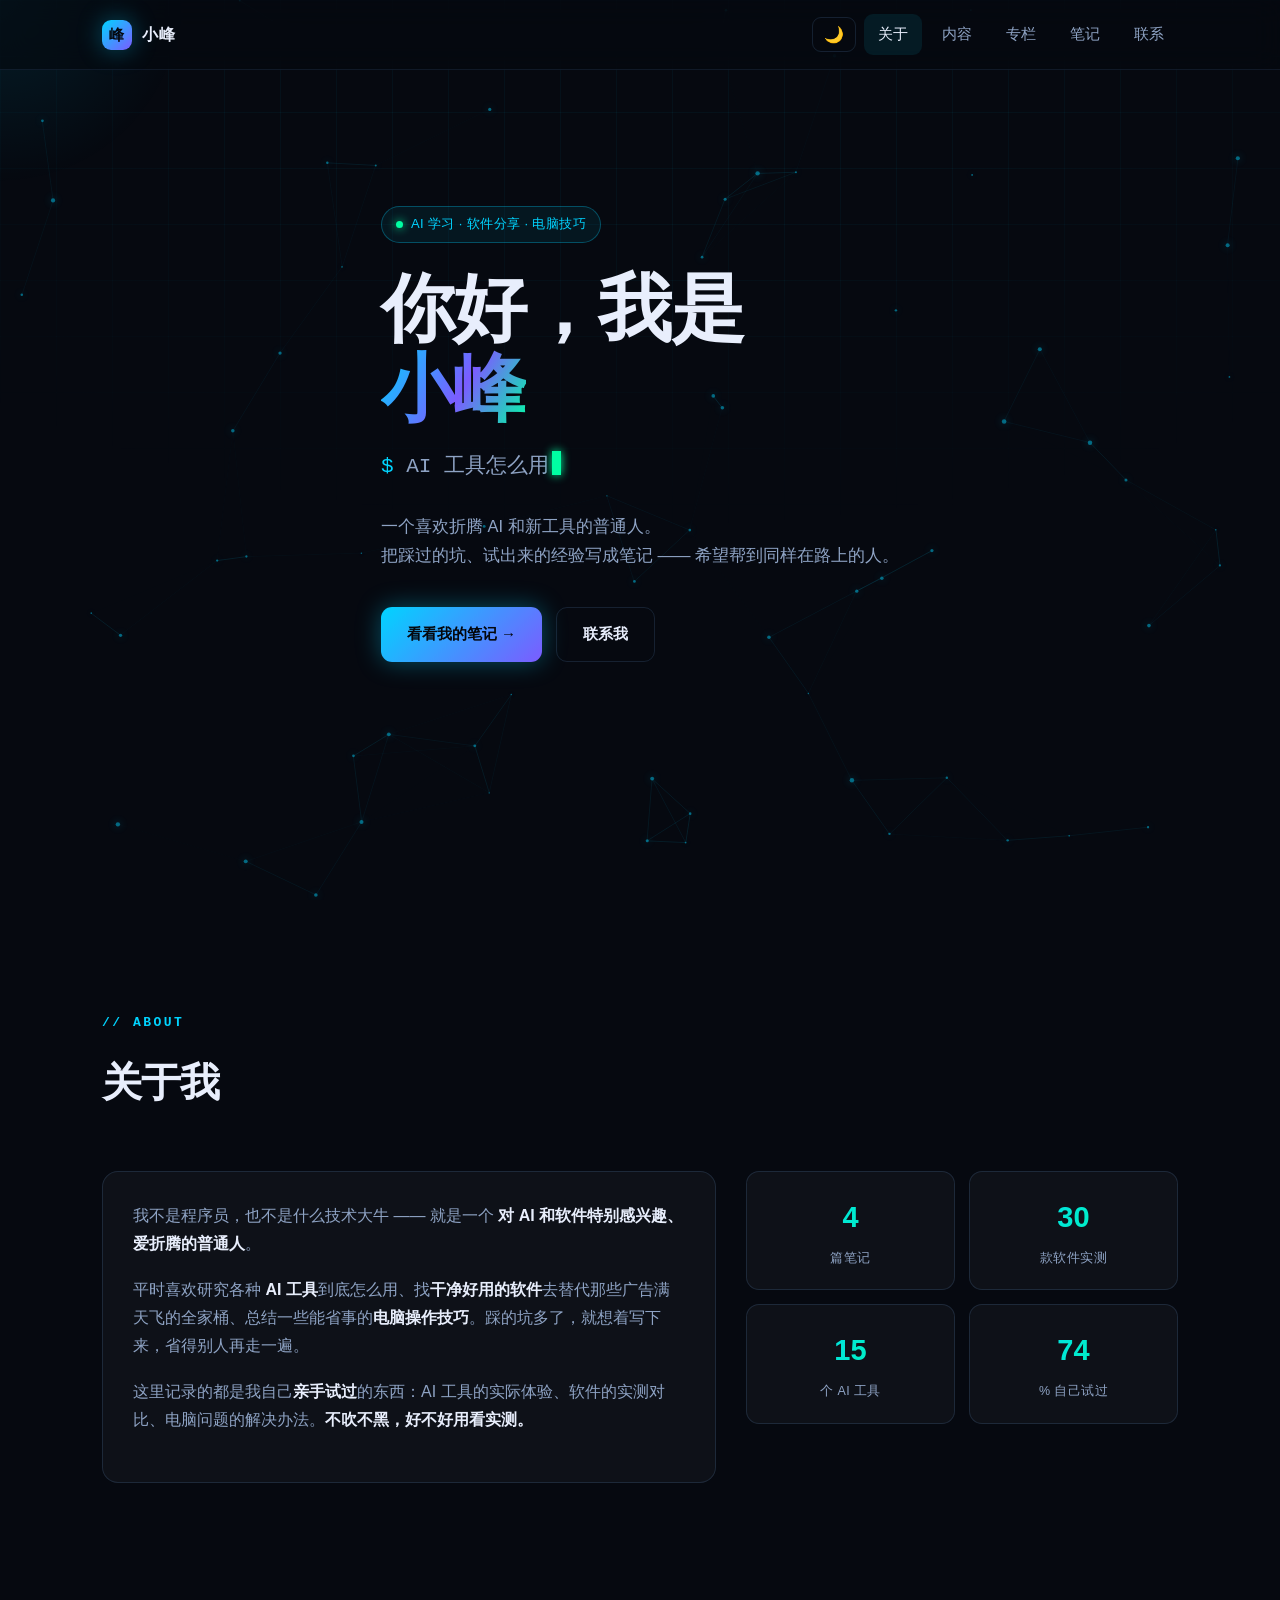
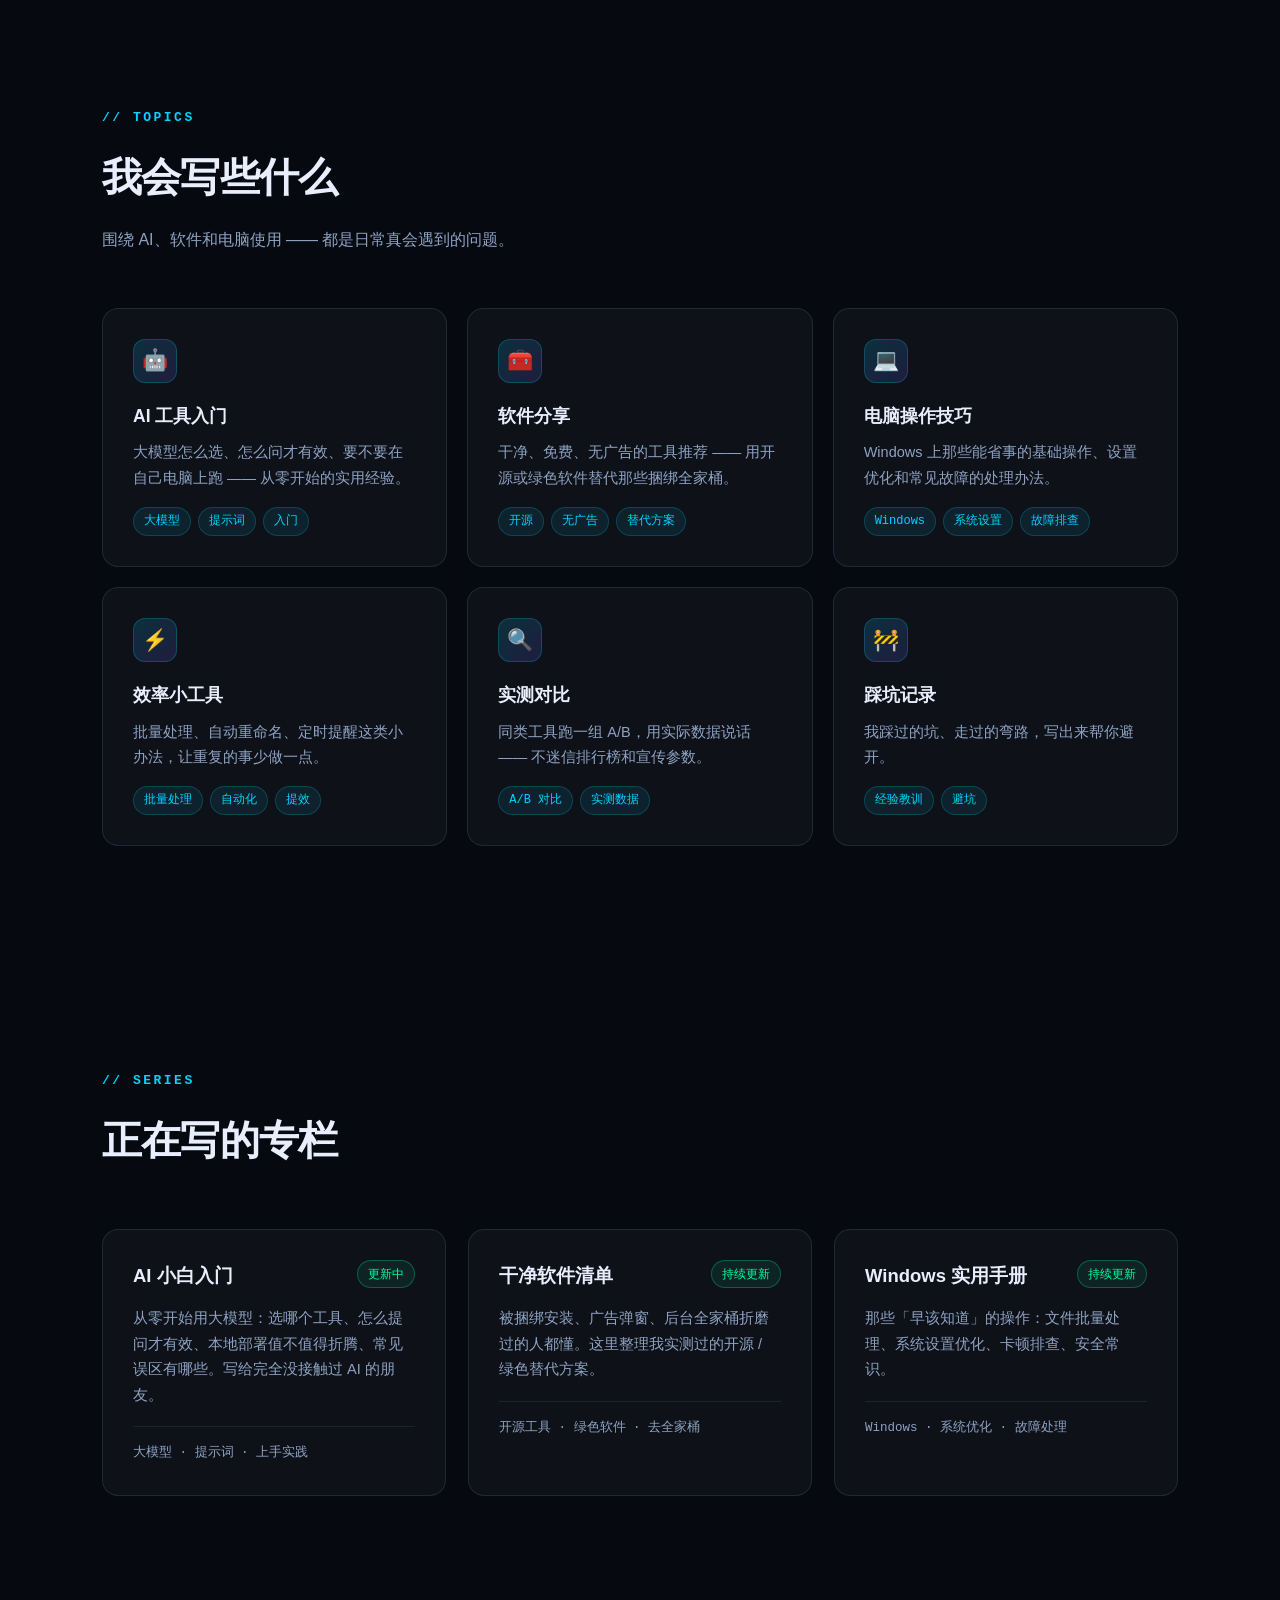
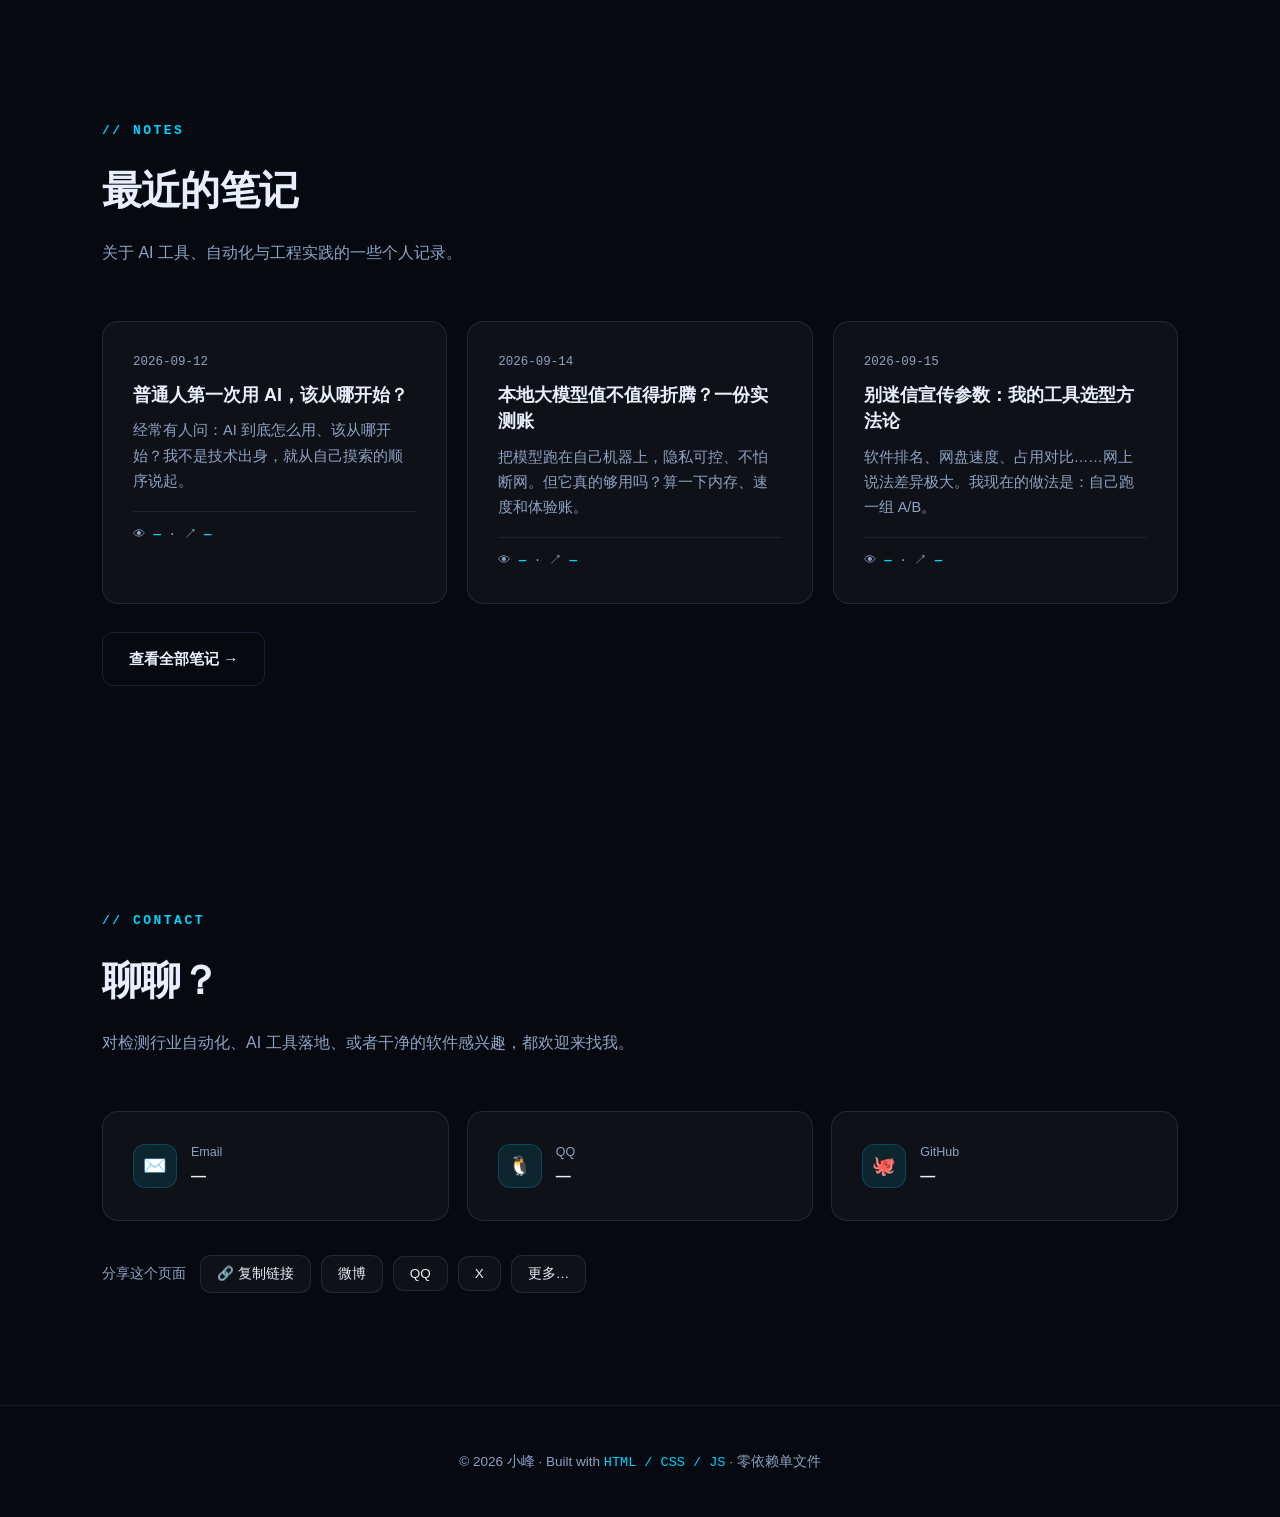
<file: index.html>
<!doctype html>
<html lang="zh-CN">
<head>
<meta charset="utf-8">
<meta name="viewport" content="width=device-width, initial-scale=1">
<!-- ============================================================
     修改第 1 处：浏览器标签标题 + 搜索描述
     ============================================================ -->
<title>小峰 · AI 学习与软件分享</title>
<meta name="description" content="记录 AI 工具学习、干净软件分享和电脑实用技巧 —— 都是自己试过的">
<meta name="theme-color" content="#060910">
<meta property="og:type" content="website">
<meta property="og:title" content="小峰 · AI 学习与软件分享">
<meta property="og:description" content="AI 工具学习 · 干净软件分享 · 电脑实用技巧">
<meta name="twitter:card" content="summary_large_image">
<meta property="og:image" content="https://zzzsf777.pages.dev/og-image.png">
<meta property="og:image:width" content="1200">
<meta property="og:image:height" content="630">
<meta property="og:image:alt" content="小峰 · 个人主页">
<meta property="og:url" content="https://zzzsf777.pages.dev/">
<meta property="og:site_name" content="小峰 · 个人主页">
<meta name="twitter:image" content="https://zzzsf777.pages.dev/og-image.png">
<link rel="canonical" href="https://zzzsf777.pages.dev/">
<link rel="icon" href="data:image/svg+xml,<svg xmlns='http://www.w3.org/2000/svg' viewBox='0 0 100 100'><defs><linearGradient id='g' x1='0' y1='0' x2='1' y2='1'><stop offset='0' stop-color='%2300d4ff'/><stop offset='1' stop-color='%237b5cff'/></linearGradient></defs><rect width='100' height='100' rx='22' fill='url(%23g)'/><text x='50' y='73' font-size='64' font-family='Arial,sans-serif' font-weight='bold' text-anchor='middle' fill='%230a0e1a'>F</text></svg>">

<style>
/* ============================================================
   配色：改这里可以一键换主题色
   ============================================================ */
:root{
  --bg:#060910;
  --bg-soft:#0b1120;
  --card:rgba(255,255,255,.035);
  --card-brd:rgba(120,180,255,.14);
  --txt:#e8eefc;
  --txt-dim:#8ea3c4;
  --c1:#00d4ff;      /* 主色：青蓝 */
  --c2:#7b5cff;      /* 副色：紫 */
  --c3:#00ffa3;      /* 点缀：荧光绿 */
  --glow:0 0 24px rgba(0,212,255,.35);
  --radius:16px;
}
*{margin:0;padding:0;box-sizing:border-box}
html{scroll-behavior:smooth}
body{
  background:var(--bg);color:var(--txt);
  font-family:-apple-system,BlinkMacSystemFont,"Segoe UI","Microsoft YaHei","PingFang SC",sans-serif;
  line-height:1.75;overflow-x:hidden;position:relative;
}
canvas#bg{position:fixed;inset:0;z-index:0;opacity:.75}
.grid-overlay{
  position:fixed;inset:0;z-index:0;pointer-events:none;
  background-image:linear-gradient(rgba(0,212,255,.045) 1px,transparent 1px),
                   linear-gradient(90deg,rgba(0,212,255,.045) 1px,transparent 1px);
  background-size:56px 56px;
  mask-image:radial-gradient(ellipse 80% 60% at 50% 0%,#000 40%,transparent 100%);
  -webkit-mask-image:radial-gradient(ellipse 80% 60% at 50% 0%,#000 40%,transparent 100%);
}
.cursor-glow{
  position:fixed;width:420px;height:420px;border-radius:50%;pointer-events:none;z-index:1;
  background:radial-gradient(circle,rgba(0,212,255,.10),transparent 62%);
  transform:translate(-50%,-50%);transition:opacity .4s;
}
/* 顶部滚动进度条 */
.progress{position:fixed;top:0;left:0;height:2px;z-index:99;
  background:linear-gradient(90deg,var(--c1),var(--c2));width:0;
  box-shadow:0 0 12px rgba(0,212,255,.7)}
/* 导航 */
header{position:fixed;top:0;left:0;right:0;z-index:50;
  backdrop-filter:blur(14px);-webkit-backdrop-filter:blur(14px);
  background:rgba(6,9,16,.62);border-bottom:1px solid rgba(120,180,255,.10)}
nav{max-width:1120px;margin:0 auto;padding:14px 22px;display:flex;align-items:center;justify-content:space-between}
.logo{display:flex;align-items:center;gap:10px;font-weight:700;letter-spacing:.5px}
.logo .mark{width:30px;height:30px;border-radius:9px;display:grid;place-items:center;
  background:linear-gradient(135deg,var(--c1),var(--c2));color:#04070d;font-weight:900;font-size:15px;
  box-shadow:var(--glow)}
.nav-links{display:flex;gap:6px}
.nav-links a{color:var(--txt-dim);text-decoration:none;font-size:14.5px;padding:8px 14px;border-radius:9px;
  transition:.25s;position:relative}
.nav-links a:hover,.nav-links a.active{color:var(--txt);background:rgba(0,212,255,.09)}
.wrap{max-width:1120px;margin:0 auto;padding:0 22px;position:relative;z-index:2}
section{padding:112px 0;position:relative}
/* Hero */
.hero{min-height:100vh;display:flex;align-items:center;padding-top:80px}
.badge{display:inline-flex;align-items:center;gap:8px;font-size:13px;color:var(--c1);
  border:1px solid rgba(0,212,255,.30);background:rgba(0,212,255,.07);
  padding:6px 14px;border-radius:999px;margin-bottom:26px;letter-spacing:.4px}
.badge .dot{width:7px;height:7px;border-radius:50%;background:var(--c3);
  box-shadow:0 0 10px var(--c3);animation:pulse 2s infinite}
@keyframes pulse{0%,100%{opacity:1}50%{opacity:.35}}
h1{font-size:clamp(42px,7vw,74px);line-height:1.08;font-weight:800;letter-spacing:-1.5px}
h1 .grad{background:linear-gradient(120deg,var(--c1),var(--c2) 55%,var(--c3));
  -webkit-background-clip:text;background-clip:text;-webkit-text-fill-color:transparent}
.typed-line{margin-top:20px;font-size:clamp(16px,2.4vw,21px);color:var(--txt-dim);
  font-family:ui-monospace,SFMono-Regular,Menlo,Consolas,monospace;min-height:34px}
.typed-line .prompt{color:var(--c1)}
.caret{display:inline-block;width:9px;height:1.15em;background:var(--c3);vertical-align:-3px;
  margin-left:3px;animation:blink 1s steps(1) infinite;box-shadow:0 0 10px var(--c3)}
@keyframes blink{50%{opacity:0}}
.hero p.lead{margin-top:26px;max-width:620px;color:var(--txt-dim);font-size:16.5px}
.cta{margin-top:38px;display:flex;gap:14px;flex-wrap:wrap}
.btn{padding:13px 26px;border-radius:11px;text-decoration:none;font-size:15px;font-weight:600;
  transition:.28s;display:inline-flex;align-items:center;gap:9px;cursor:pointer;border:none;font-family:inherit}
.btn-primary{background:linear-gradient(135deg,var(--c1),var(--c2));color:#04070d;box-shadow:var(--glow)}
.btn-primary:hover{transform:translateY(-3px);box-shadow:0 0 34px rgba(0,212,255,.55)}
.btn-ghost{background:transparent;color:var(--txt);border:1px solid var(--card-brd)}
.btn-ghost:hover{border-color:var(--c1);color:var(--c1);transform:translateY(-3px)}
/* 通用标题 */
.sec-head{margin-bottom:54px}
.sec-tag{font-size:13px;letter-spacing:2.5px;color:var(--c1);text-transform:uppercase;font-weight:700;
  font-family:ui-monospace,monospace}
h2{font-size:clamp(28px,4.2vw,40px);font-weight:800;margin-top:12px;letter-spacing:-.8px}
.sec-head p{color:var(--txt-dim);margin-top:14px;max-width:600px}
/* 卡片通用 */
.card{background:var(--card);border:1px solid var(--card-brd);border-radius:var(--radius);
  padding:30px;transition:.35s;position:relative;overflow:hidden}
.card::before{content:"";position:absolute;inset:0;border-radius:inherit;opacity:0;transition:.35s;
  background:radial-gradient(340px circle at var(--mx,50%) var(--my,50%),rgba(0,212,255,.11),transparent 62%)}
.card:hover::before{opacity:1}
.card:hover{border-color:rgba(0,212,255,.42);transform:translateY(-5px)}
/* 关于 */
.about-grid{display:grid;grid-template-columns:1.35fr .95fr;gap:30px;align-items:start}
.about-text p{color:var(--txt-dim);margin-bottom:18px}
.about-text strong{color:var(--txt);font-weight:600}
.stats{display:grid;grid-template-columns:1fr 1fr;gap:14px}
.stat{background:var(--card);border:1px solid var(--card-brd);border-radius:13px;padding:20px;text-align:center}
.stat .num{font-size:29px;font-weight:800;
  background:linear-gradient(120deg,var(--c1),var(--c3));-webkit-background-clip:text;background-clip:text;
  -webkit-text-fill-color:transparent}
.stat .lab{font-size:12.5px;color:var(--txt-dim);margin-top:5px;letter-spacing:.4px}
/* 技能网格 */
.skills{display:grid;grid-template-columns:repeat(auto-fit,minmax(255px,1fr));gap:20px}
.skill .ico{width:44px;height:44px;border-radius:12px;display:grid;place-items:center;margin-bottom:18px;
  background:linear-gradient(135deg,rgba(0,212,255,.16),rgba(123,92,255,.16));
  border:1px solid rgba(0,212,255,.22);font-size:21px}
.skill h3{font-size:17.5px;margin-bottom:9px;font-weight:700}
.skill p{color:var(--txt-dim);font-size:14.5px}
.tags{margin-top:16px;display:flex;gap:7px;flex-wrap:wrap}
.tag{font-size:12px;color:var(--c1);background:rgba(0,212,255,.09);border:1px solid rgba(0,212,255,.20);
  padding:3px 10px;border-radius:999px;font-family:ui-monospace,monospace}
/* 项目 */
.projects{display:grid;grid-template-columns:repeat(auto-fit,minmax(300px,1fr));gap:22px}
.proj .head{display:flex;justify-content:space-between;align-items:start;gap:12px;margin-bottom:14px}
.proj h3{font-size:18.5px;font-weight:700}
.proj .status{font-size:11.5px;color:var(--c3);border:1px solid rgba(0,255,163,.28);
  background:rgba(0,255,163,.08);padding:3px 10px;border-radius:999px;white-space:nowrap}
.proj p{color:var(--txt-dim);font-size:14.5px}
.proj .stack{margin-top:18px;padding-top:16px;border-top:1px solid rgba(120,180,255,.11);
  font-size:12.5px;color:var(--txt-dim);font-family:ui-monospace,monospace}
/* 联系 */
.contact-grid{display:grid;grid-template-columns:repeat(auto-fit,minmax(230px,1fr));gap:18px;margin-top:34px}
.contact-item{display:flex;align-items:center;gap:14px;text-decoration:none;color:inherit}
.contact-item .ci{width:44px;height:44px;border-radius:12px;display:grid;place-items:center;font-size:19px;
  background:rgba(0,212,255,.10);border:1px solid rgba(0,212,255,.20)}
.contact-item .cl{font-size:12.5px;color:var(--txt-dim)}
.contact-item .cv{font-size:15px;font-weight:600}
/* 页脚 */
footer{border-top:1px solid rgba(120,180,255,.10);padding:44px 0;text-align:center;
  color:var(--txt-dim);font-size:13.5px;position:relative;z-index:2}
footer .mono{font-family:ui-monospace,monospace;color:var(--c1)}
/* 滚动出现 */
.reveal{opacity:0;transform:translateY(34px);transition:opacity .8s cubic-bezier(.16,1,.3,1),transform .8s cubic-bezier(.16,1,.3,1)}
.reveal.in{opacity:1;transform:none}
/* 响应式 */
/* 移动端汉堡菜单 */
.nav-toggle{display:none;background:none;border:1px solid var(--card-brd);border-radius:9px;
  padding:8px 10px;cursor:pointer;flex-direction:column;gap:4px;align-items:center;
  transition:border-color .25s}
.nav-toggle span{display:block;width:18px;height:2px;background:var(--txt);border-radius:2px;
  transition:transform .25s,opacity .25s}
.nav-toggle.open{border-color:var(--c1)}
.nav-toggle.open span:nth-child(1){transform:translateY(6px) rotate(45deg)}
.nav-toggle.open span:nth-child(2){opacity:0}
.nav-toggle.open span:nth-child(3){transform:translateY(-6px) rotate(-45deg)}
@media(max-width:860px){
  .about-grid{grid-template-columns:1fr}
  .nav-toggle{display:flex}
  .nav-links{position:fixed;top:58px;left:0;right:0;flex-direction:column;gap:2px;
    background:rgba(6,9,16,.97);backdrop-filter:blur(16px);-webkit-backdrop-filter:blur(16px);
    border-bottom:1px solid var(--card-brd);padding:12px 18px 18px;
    transform:translateY(-14px);opacity:0;pointer-events:none;transition:.28s}
  .nav-links.open{transform:none;opacity:1;pointer-events:auto}
  .nav-links a{padding:13px 14px;font-size:15.5px}
  section{padding:82px 0}
  .cursor-glow{display:none}
}

/* ==================== 批1 新增样式 ==================== */
/* 首屏加载动画 */
.loader{position:fixed;inset:0;z-index:999;background:var(--bg);display:grid;place-items:center;
  transition:opacity .6s ease,visibility .6s;
  animation:loaderAutoOut .6s ease 1.4s forwards}
@keyframes loaderAutoOut{to{opacity:0;visibility:hidden;pointer-events:none}}
.loader.hide{opacity:0;visibility:hidden;pointer-events:none}
.loader-inner{text-align:center}
.loader-mark{width:74px;height:74px;margin:0 auto 20px;border-radius:20px;display:grid;place-items:center;
  font-size:36px;font-weight:900;color:#04070d;letter-spacing:-1px;
  background:linear-gradient(135deg,var(--c1),var(--c2));box-shadow:0 0 44px rgba(0,212,255,.45);
  animation:loaderPulse 1.4s ease-in-out infinite}
@keyframes loaderPulse{0%,100%{transform:scale(1);opacity:1}50%{transform:scale(.93);opacity:.75}}
.loader-bar{width:170px;height:3px;background:rgba(120,180,255,.16);border-radius:3px;overflow:hidden;margin:0 auto}
.loader-bar span{display:block;height:100%;width:0;
  background:linear-gradient(90deg,var(--c1),var(--c2),var(--c3));animation:loaderFill 1.1s ease-out forwards}
@keyframes loaderFill{to{width:100%}}
.loader-tip{margin-top:14px;font-size:11.5px;letter-spacing:3.5px;color:var(--txt-dim);
  font-family:ui-monospace,monospace}

/* 回到顶部 */
.to-top{position:fixed;right:26px;bottom:26px;width:48px;height:48px;border-radius:14px;border:none;
  background:linear-gradient(135deg,var(--c1),var(--c2));color:#04070d;font-size:21px;font-weight:800;
  cursor:pointer;opacity:0;pointer-events:none;transform:translateY(16px);transition:.32s;
  z-index:45;box-shadow:var(--glow)}
.to-top.show{opacity:1;pointer-events:auto;transform:none}
.to-top:hover{transform:translateY(-3px)}

/* 主题切换 */
.theme-toggle{background:none;border:1px solid var(--card-brd);border-radius:9px;padding:7px 11px;
  font-size:16px;cursor:pointer;color:var(--txt);transition:.25s;margin-left:auto;margin-right:8px}
.theme-toggle:hover{border-color:var(--c1)}

/* 分享按钮组 */
.share-row{margin-top:34px;display:flex;align-items:center;gap:10px;flex-wrap:wrap}
.share-label{font-size:13.5px;color:var(--txt-dim);margin-right:4px}
.share-btn{background:var(--card);border:1px solid var(--card-brd);color:var(--txt);
  padding:9px 16px;border-radius:11px;font-size:13.5px;cursor:pointer;transition:.25s;font-family:inherit}
.share-btn:hover{border-color:var(--c1);color:var(--c1);transform:translateY(-2px)}


/* ==================== 笔记区（批3） ==================== */
.notes-grid{display:grid;grid-template-columns:repeat(auto-fit,minmax(300px,1fr));gap:20px}
.card.note{display:block;text-decoration:none;color:inherit}
.note-date{font-size:12.5px;color:var(--txt-dim);font-family:ui-monospace,monospace;margin-bottom:9px}
.card.note h3{font-size:18px;margin-bottom:10px;line-height:1.45}
.card.note:hover h3{color:var(--c1)}
.card.note p{color:var(--txt-dim);font-size:14.5px;margin:0}
.note-foot{margin-top:16px;padding-top:13px;border-top:1px solid rgba(120,180,255,.11);
  font-size:12.5px;color:var(--txt-dim);font-family:ui-monospace,monospace}
.note-foot b{color:var(--c1);font-weight:700}
.notes-more{margin-top:28px}

/* 浅色主题 */
body.light{
  --bg:#f4f7fc; --bg-soft:#e9eff8; --card:rgba(10,40,80,.035); --card-brd:rgba(20,90,180,.16);
  --txt:#0b1523; --txt-dim:#5b6b83;
  --c1:#0a7fd4; --c2:#5b3fd6; --c3:#00a878;
  --glow:0 0 22px rgba(10,127,212,.22);
}
body.light .grid-overlay{opacity:.55}
body.light .cursor-glow{background:radial-gradient(circle,rgba(10,127,212,.09),transparent 62%)}
body.light header{background:rgba(244,247,252,.82)}
body.light .loader-mark{color:#fff}
body.light .to-top,body.light .btn-primary{color:#fff}
body.light .logo .mark{color:#fff}
body.light .nav-links{background:rgba(244,247,252,.97)}
@media(max-width:860px){
  .to-top{right:16px;bottom:16px;width:44px;height:44px}
  .theme-toggle{margin-right:6px}
}
</style>
<script type="application/ld+json">
{
  "@context": "https://schema.org",
  "@type": "Person",
  "name": "小峰",
  "alternateName": "zzzsf777",
  "url": "https://zzzsf777.pages.dev/",
  "image": "https://zzzsf777.pages.dev/og-image.png",
  "description": "记录 AI 工具学习、干净软件分享与电脑实用技巧的个人站点。",
  "knowsAbout": ["AI 工具", "大模型应用", "软件推荐", "Windows 技巧", "效率工具"],
  "sameAs": ["https://github.com/zzzsf777"]
}
</script>
</head>
<body>

<canvas id="bg"></canvas>
<div class="grid-overlay"></div>
<div class="cursor-glow" id="glow"></div>
<div class="progress" id="prog"></div>

<!-- ============================================================
     导航：改文字 = 改下面的标签名
     ============================================================ -->
<header>
  <nav>
    <div class="logo"><span class="mark">峰</span><span>小峰</span></div>
    <button class="theme-toggle" id="themeToggle" aria-label="切换深浅主题" title="切换深浅主题">🌙</button>
    <button class="nav-toggle" id="navToggle" aria-label="打开菜单" aria-expanded="false">
      <span></span><span></span><span></span>
    </button>
    <div class="nav-links" id="navLinks">
      <a href="#about">关于</a>
      <a href="#topics">内容</a>
      <a href="#series">专栏</a>
      <a href="#notes">笔记</a>
      <a href="#contact">联系</a>
    </div>
  </nav>
</header>

<!-- ============================================================
     Hero 首屏
     ============================================================ -->
<section class="hero">
  <div class="wrap">
    <div class="badge"><span class="dot"></span>AI 学习 · 软件分享 · 电脑技巧</div>
    <h1>你好，我是<br><span class="grad">小峰</span></h1>

    <!-- 打字机：改下面的数组 = 改轮播的文字 -->
    <div class="typed-line"><span class="prompt">$</span> <span id="typed"></span><span class="caret"></span></div>

    <p class="lead">
      一个喜欢折腾 AI 和新工具的普通人。<br>
      把踩过的坑、试出来的经验写成笔记 —— 希望帮到同样在路上的人。
    </p>

    <div class="cta">
      <a class="btn btn-primary" href="#notes">看看我的笔记 →</a>
      <a class="btn btn-ghost" href="#contact">联系我</a>
    </div>
  </div>
</section>

<!-- ============================================================
     关于
     ============================================================ -->
<section id="about">
  <div class="wrap">
    <div class="sec-head reveal">
      <div class="sec-tag">// About</div>
      <h2>关于我</h2>
    </div>
    <div class="about-grid">
      <div class="about-text card reveal">
        <p>我不是程序员，也不是什么技术大牛 —— 就是一个 <strong>对 AI 和软件特别感兴趣、爱折腾的普通人</strong>。</p>
        <p>平时喜欢研究各种 <strong>AI 工具</strong>到底怎么用、找<strong>干净好用的软件</strong>去替代那些广告满天飞的全家桶、总结一些能省事的<strong>电脑操作技巧</strong>。踩的坑多了，就想着写下来，省得别人再走一遍。</p>
        <p>这里记录的都是我自己<strong>亲手试过</strong>的东西：AI 工具的实际体验、软件的实测对比、电脑问题的解决办法。<strong>不吹不黑，好不好用看实测。</strong></p>
      </div>
      <div class="stats reveal">
        <div class="stat"><div class="num" data-count="4">0</div><div class="lab">篇笔记</div></div>
        <div class="stat"><div class="num" data-count="30">0</div><div class="lab">款软件实测</div></div>
        <div class="stat"><div class="num" data-count="15">0</div><div class="lab">个 AI 工具</div></div>
        <div class="stat"><div class="num" data-count="100">0</div><div class="lab">% 自己试过</div></div>
      </div>
    </div>
  </div>
</section>

<!-- ============================================================
     内容板块：我会写些什么
     ============================================================ -->
<section id="topics">
  <div class="wrap">
    <div class="sec-head reveal">
      <div class="sec-tag">// Topics</div>
      <h2>我会写些什么</h2>
      <p>围绕 AI、软件和电脑使用 —— 都是日常真会遇到的问题。</p>
    </div>
    <div class="skills">
      <div class="card skill reveal">
        <div class="ico">🤖</div>
        <h3>AI 工具入门</h3>
        <p>大模型怎么选、怎么问才有效、要不要在自己电脑上跑 —— 从零开始的实用经验。</p>
        <div class="tags"><span class="tag">大模型</span><span class="tag">提示词</span><span class="tag">入门</span></div>
      </div>
      <div class="card skill reveal">
        <div class="ico">🧰</div>
        <h3>软件分享</h3>
        <p>干净、免费、无广告的工具推荐 —— 用开源或绿色软件替代那些捆绑全家桶。</p>
        <div class="tags"><span class="tag">开源</span><span class="tag">无广告</span><span class="tag">替代方案</span></div>
      </div>
      <div class="card skill reveal">
        <div class="ico">💻</div>
        <h3>电脑操作技巧</h3>
        <p>Windows 上那些能省事的基础操作、设置优化和常见故障的处理办法。</p>
        <div class="tags"><span class="tag">Windows</span><span class="tag">系统设置</span><span class="tag">故障排查</span></div>
      </div>
      <div class="card skill reveal">
        <div class="ico">⚡</div>
        <h3>效率小工具</h3>
        <p>批量处理、自动重命名、定时提醒这类小办法，让重复的事少做一点。</p>
        <div class="tags"><span class="tag">批量处理</span><span class="tag">自动化</span><span class="tag">提效</span></div>
      </div>
      <div class="card skill reveal">
        <div class="ico">🔍</div>
        <h3>实测对比</h3>
        <p>同类工具跑一组 A/B，用实际数据说话 —— 不迷信排行榜和宣传参数。</p>
        <div class="tags"><span class="tag">A/B 对比</span><span class="tag">实测数据</span></div>
      </div>
      <div class="card skill reveal">
        <div class="ico">🚧</div>
        <h3>踩坑记录</h3>
        <p>我踩过的坑、走过的弯路，写出来帮你避开。</p>
        <div class="tags"><span class="tag">经验教训</span><span class="tag">避坑</span></div>
      </div>
    </div>
  </div>
</section>

<!-- ============================================================
     专栏/内容系列
     ============================================================ -->
<section id="series">
  <div class="wrap">
    <div class="sec-head reveal">
      <div class="sec-tag">// Series</div>
      <h2>正在写的专栏</h2>
    </div>
    <div class="projects">
      <div class="card proj reveal">
        <div class="head"><h3>AI 小白入门</h3><span class="status">更新中</span></div>
        <p>从零开始用大模型：选哪个工具、怎么提问才有效、本地部署值不值得折腾、常见误区有哪些。写给完全没接触过 AI 的朋友。</p>
        <div class="stack">大模型 · 提示词 · 上手实践</div>
      </div>
      <div class="card proj reveal">
        <div class="head"><h3>干净软件清单</h3><span class="status">持续更新</span></div>
        <p>被捆绑安装、广告弹窗、后台全家桶折磨过的人都懂。这里整理我实测过的开源 / 绿色替代方案。</p>
        <div class="stack">开源工具 · 绿色软件 · 去全家桶</div>
      </div>
      <div class="card proj reveal">
        <div class="head"><h3>Windows 实用手册</h3><span class="status">持续更新</span></div>
        <p>那些「早该知道」的操作：文件批量处理、系统设置优化、卡顿排查、安全常识。</p>
        <div class="stack">Windows · 系统优化 · 故障处理</div>
      </div>
    </div>
  </div>
</section>

<!-- ============================================================
     笔记（博客预览）
     ============================================================ -->
<section id="notes">
  <div class="wrap">
    <div class="sec-head reveal">
      <div class="sec-tag">// Notes</div>
      <h2>最近的笔记</h2>
      <p>关于 AI 工具、自动化与工程实践的一些个人记录。</p>
    </div>
    <div class="notes-grid">
        <a class="card note reveal" href="/blog/how-to-start-with-ai">
          <div class="note-date">2026-09-12</div>
          <h3>普通人第一次用 AI，该从哪开始？</h3>
          <p>经常有人问：AI 到底怎么用、该从哪开始？我不是技术出身，就从自己摸索的顺序说起。</p>
          <div class="note-foot">👁 <b data-count-key="read-how-to-start-with-ai">—</b> · ↗ <b data-count-key="share-how-to-start-with-ai">—</b></div>
        </a>
        <a class="card note reveal" href="/blog/local-llm-worth-it">
          <div class="note-date">2026-09-14</div>
          <h3>本地大模型值不值得折腾？一份实测账</h3>
          <p>把模型跑在自己机器上，隐私可控、不怕断网。但它真的够用吗？算一下内存、速度和体验账。</p>
          <div class="note-foot">👁 <b data-count-key="read-local-llm-worth-it">—</b> · ↗ <b data-count-key="share-local-llm-worth-it">—</b></div>
        </a>
        <a class="card note reveal" href="/blog/my-tool-selection-method">
          <div class="note-date">2026-09-15</div>
          <h3>别迷信宣传参数：我的工具选型方法论</h3>
          <p>软件排名、网盘速度、占用对比……网上说法差异极大。我现在的做法是：自己跑一组 A/B。</p>
          <div class="note-foot">👁 <b data-count-key="read-my-tool-selection-method">—</b> · ↗ <b data-count-key="share-my-tool-selection-method">—</b></div>
        </a>
    </div>
    <div class="notes-more reveal">
      <a class="btn btn-ghost" href="/blog/">查看全部笔记 →</a>
    </div>
  </div>
</section>

<!-- ============================================================
     联系：改这里的文字与链接
     ============================================================ -->
<section id="contact">
  <div class="wrap">
    <div class="sec-head reveal">
      <div class="sec-tag">// Contact</div>
      <h2>聊聊？</h2>
      <p>对检测行业自动化、AI 工具落地、或者干净的软件感兴趣，都欢迎来找我。</p>
    </div>
    <div class="contact-grid">
      <div class="card contact-item reveal">
        <div class="ci">✉️</div>
        <div><div class="cl">Email</div><div class="cv">—</div></div>
      </div>
      <div class="card contact-item reveal">
        <div class="ci">🐧</div>
        <div><div class="cl">QQ</div><div class="cv">—</div></div>
      </div>
      <div class="card contact-item reveal">
        <div class="ci">🐙</div>
        <div><div class="cl">GitHub</div><div class="cv">—</div></div>
      </div>
    </div>

    <!-- 分享按钮组 -->
    <div class="share-row reveal">
      <span class="share-label">分享这个页面</span>
      <button class="share-btn" data-share="copy">🔗 复制链接</button>
      <button class="share-btn" data-share="weibo">微博</button>
      <button class="share-btn" data-share="qq">QQ</button>
      <button class="share-btn" data-share="x">X</button>
      <button class="share-btn" data-share="native">更多…</button>
    </div>
  </div>
</section>

<!-- 回到顶部 -->
<button class="to-top" id="toTop" aria-label="回到顶部" title="回到顶部">↑</button>

<!-- 首屏加载动画 -->
<div class="loader" id="loader">
  <div class="loader-inner">
    <div class="loader-mark">F</div>
    <div class="loader-bar"><span></span></div>
    <div class="loader-tip">LOADING</div>
  </div>
</div>

<footer>
  <div class="wrap">
    © <span id="yr"></span> 小峰 · Built with <span class="mono">HTML / CSS / JS</span> · 零依赖单文件
  </div>
</footer>

<script>
/* ============================================================
   粒子背景（科技感的核心）
   ============================================================ */
(function(){
  const c = document.getElementById('bg'), x = c.getContext('2d');
  let w, h, pts = [], mouse = {x:-9999, y:-9999};
  const COUNT = window.innerWidth < 768 ? 34 : 66;

  function resize(){ w = c.width = innerWidth; h = c.height = innerHeight; }
  function init(){
    pts = Array.from({length:COUNT}, () => ({
      x:Math.random()*w, y:Math.random()*h,
      vx:(Math.random()-.5)*.42, vy:(Math.random()-.5)*.42,
      r:Math.random()*1.7+.6
    }));
  }
  function draw(){
    x.clearRect(0,0,w,h);
    // 连线
    for(let i=0;i<pts.length;i++){
      for(let j=i+1;j<pts.length;j++){
        const dx=pts[i].x-pts[j].x, dy=pts[i].y-pts[j].y, d=Math.hypot(dx,dy);
        if(d<148){
          x.strokeStyle=`rgba(0,212,255,${(1-d/148)*.20})`;
          x.lineWidth=.9;
          x.beginPath(); x.moveTo(pts[i].x,pts[i].y); x.lineTo(pts[j].x,pts[j].y); x.stroke();
        }
      }
    }
    // 粒子 + 鼠标吸引
    pts.forEach(p=>{
      const dm=Math.hypot(p.x-mouse.x, p.y-mouse.y);
      if(dm<170){
        p.x += (mouse.x-p.x)*.0018; p.y += (mouse.y-p.y)*.0018;
        x.strokeStyle=`rgba(0,255,163,${(1-dm/170)*.30})`; x.lineWidth=.8;
        x.beginPath(); x.moveTo(p.x,p.y); x.lineTo(mouse.x,mouse.y); x.stroke();
      }
      p.x+=p.vx; p.y+=p.vy;
      if(p.x<0||p.x>w) p.vx*=-1;
      if(p.y<0||p.y>h) p.vy*=-1;
      x.beginPath(); x.arc(p.x,p.y,p.r,0,7);
      x.fillStyle='rgba(0,212,255,.62)';
      x.shadowColor='rgba(0,212,255,.85)'; x.shadowBlur=9;
      x.fill(); x.shadowBlur=0;
    });
    requestAnimationFrame(draw);
  }
  addEventListener('resize', ()=>{ resize(); init(); });
  addEventListener('mousemove', e=>{ mouse.x=e.clientX; mouse.y=e.clientY; });
  addEventListener('mouseleave', ()=>{ mouse.x=mouse.y=-9999; });
  resize(); init(); draw();
})();

/* 鼠标跟随光晕 */
(function(){
  const g = document.getElementById('glow');
  let tx=0, ty=0, cx=0, cy=0;
  addEventListener('mousemove', e=>{ tx=e.clientX; ty=e.clientY; });
  (function loop(){
    cx += (tx-cx)*.12; cy += (ty-cy)*.12;
    g.style.left = cx+'px'; g.style.top = cy+'px';
    requestAnimationFrame(loop);
  })();
})();

/* 打字机：改这个数组 = 改轮播文字 */
(function(){
  const words = [
    'AI 工具怎么用',
    '干净好用的软件',
    '电脑实用小技巧',
    '折腾与实测记录'
  ];
  const el = document.getElementById('typed');
  let wi=0, ci=0, del=false;
  (function tick(){
    const word = words[wi];
    el.textContent = del ? word.slice(0, --ci) : word.slice(0, ++ci);
    let d = del ? 42 : 92;
    if(!del && ci === word.length){ d = 1500; del = true; }
    else if(del && ci === 0){ del = false; wi = (wi+1)%words.length; d = 380; }
    setTimeout(tick, d);
  })();
})();

/* 滚动出现动画 */
(function(){
  const io = new IntersectionObserver((es)=>{
    es.forEach((e,i)=>{
      if(e.isIntersecting){
        setTimeout(()=>e.target.classList.add('in'), i*70);
        io.unobserve(e.target);
      }
    });
  }, {threshold:.12, rootMargin:'0px 0px -40px'});
  document.querySelectorAll('.reveal').forEach(el=>io.observe(el));
})();

/* 数字滚动 */
(function(){
  const io = new IntersectionObserver(es=>{
    es.forEach(e=>{
      if(!e.isIntersecting) return;
      const el = e.target, target = +el.dataset.count;
      let cur = 0, step = Math.max(1, Math.round(target/44));
      const t = setInterval(()=>{
        cur += step;
        if(cur >= target){ cur = target; clearInterval(t); }
        el.textContent = cur;
      }, 26);
      io.unobserve(el);
    });
  }, {threshold:.6});
  document.querySelectorAll('[data-count]').forEach(el=>io.observe(el));
})();

/* 滚动进度条 + 导航高亮 */
(function(){
  const prog = document.getElementById('prog');
  const links = [...document.querySelectorAll('.nav-links a')].filter(a => {
    const href = a.getAttribute('href') || '';
    return href.charAt(0) === '#' && href.length > 1;      // 只处理页内锚点，忽略 /blog/ 这类路径
  });
  const secs = links.map(a => {
    try { return document.querySelector(a.getAttribute('href')); } catch (e) { return null; }
  }).filter(Boolean);
  function onScroll(){
    const st = scrollY, dh = document.documentElement.scrollHeight - innerHeight;
    if(prog) prog.style.width = (dh>0 ? (st/dh)*100 : 0) + '%';
    if(!secs.length) return;
    let cur = secs[0];
    secs.forEach(s=>{ if(s.offsetTop - 140 <= st) cur = s; });
    if(!cur) return;
    links.forEach(a=>a.classList.toggle('active', a.getAttribute('href') === '#'+cur.id));
  }
  addEventListener('scroll', onScroll, {passive:true});
  onScroll();
})();

/* 卡片光斑跟随鼠标 */
document.querySelectorAll('.card').forEach(c=>{
  c.addEventListener('mousemove', e=>{
    const r = c.getBoundingClientRect();
    c.style.setProperty('--mx', (e.clientX-r.left)+'px');
    c.style.setProperty('--my', (e.clientY-r.top)+'px');
  });
});

/* 移动端菜单交互 */
(function(){
  const btn = document.getElementById('navToggle');
  const links = document.getElementById('navLinks');
  if(!btn || !links) return;
  btn.addEventListener('click', ()=>{
    const open = links.classList.toggle('open');
    btn.classList.toggle('open', open);
    btn.setAttribute('aria-expanded', open ? 'true' : 'false');
  });
  links.querySelectorAll('a').forEach(a=>a.addEventListener('click', ()=>{
    links.classList.remove('open');
    btn.classList.remove('open');
    btn.setAttribute('aria-expanded','false');
  }));
})();

document.getElementById('yr').textContent = new Date().getFullYear();

</script>
<script>
/* ==================== 批1 新增交互 ==================== */
/* 首屏加载动画（CSS 已有自动兜底，这里让它更早消失） */
(function(){
  function hideLoader(){
    var ld = document.getElementById('loader');
    if(ld) ld.classList.add('hide');
  }
  try{
    if(document.readyState === 'complete'){
      setTimeout(hideLoader, 260);
    }else{
      window.addEventListener('load', function(){ setTimeout(hideLoader, 260); });
    }
  }catch(e){}
  setTimeout(hideLoader, 1100);                                    // 兜底 1
  document.addEventListener('DOMContentLoaded', function(){        // 兜底 2
    setTimeout(hideLoader, 800);
  });
})();

/* 回到顶部 */
(function(){
  const btn = document.getElementById('toTop');
  if(!btn) return;
  addEventListener('scroll', ()=>{ btn.classList.toggle('show', scrollY > 520); }, {passive:true});
  btn.addEventListener('click', ()=>scrollTo({top:0, behavior:'smooth'}));
})();

/* 深浅色切换（记住选择） */
(function(){
  const btn = document.getElementById('themeToggle');
  const saved = localStorage.getItem('site-theme');
  if(saved === 'light'){ document.body.classList.add('light'); }
  if(btn){
    btn.textContent = document.body.classList.contains('light') ? '☀️' : '🌙';
    btn.addEventListener('click', ()=>{
      const light = document.body.classList.toggle('light');
      btn.textContent = light ? '☀️' : '🌙';
      localStorage.setItem('site-theme', light ? 'light' : 'dark');
    });
  }
})();

/* 分享按钮 */
(function(){
  const url = location.origin + location.pathname;
  const title = document.title;
  document.querySelectorAll('[data-share]').forEach(btn=>{
    btn.addEventListener('click', async ()=>{
      const kind = btn.dataset.share;
      if(kind === 'copy'){
        try{
          await navigator.clipboard.writeText(url);
          const t = btn.textContent; btn.textContent = '✓ 已复制';
          setTimeout(()=>btn.textContent = t, 1600);
        }catch(e){ prompt('复制这个链接：', url); }
      }else if(kind === 'weibo'){
        open('https://service.weibo.com/share/share.php?url=' + encodeURIComponent(url) +
             '&title=' + encodeURIComponent(title), '_blank');
      }else if(kind === 'qq'){
        open('https://connect.qq.com/widget/shareqq/index.html?url=' + encodeURIComponent(url) +
             '&title=' + encodeURIComponent(title), '_blank');
      }else if(kind === 'x'){
        open('https://twitter.com/intent/tweet?url=' + encodeURIComponent(url) +
             '&text=' + encodeURIComponent(title), '_blank');
      }else if(kind === 'native'){
        if(navigator.share){
          navigator.share({title:title, url:url}).catch(()=>{});
        }else{
          try{ await navigator.clipboard.writeText(url); alert('链接已复制，粘贴给朋友吧'); }
          catch(e){ prompt('复制这个链接：', url); }
        }
      }
    });
  });
})();

/* 访问/分享计数（abacus.jasoncameron.dev，国内直连可用） */
(function(){
  var NS = 'zzzsf777';
  function paint(){
    document.querySelectorAll('[data-count-key]').forEach(function(el){
      fetch('https://abacus.jasoncameron.dev/get/' + NS + '/' + el.dataset.countKey)
        .then(function(r){ return r.json(); })
        .then(function(d){ el.textContent = d.value; })
        .catch(function(){ el.textContent = '—'; });
    });
  }
  paint();
})();
</script>
</body>
</html>
</file>
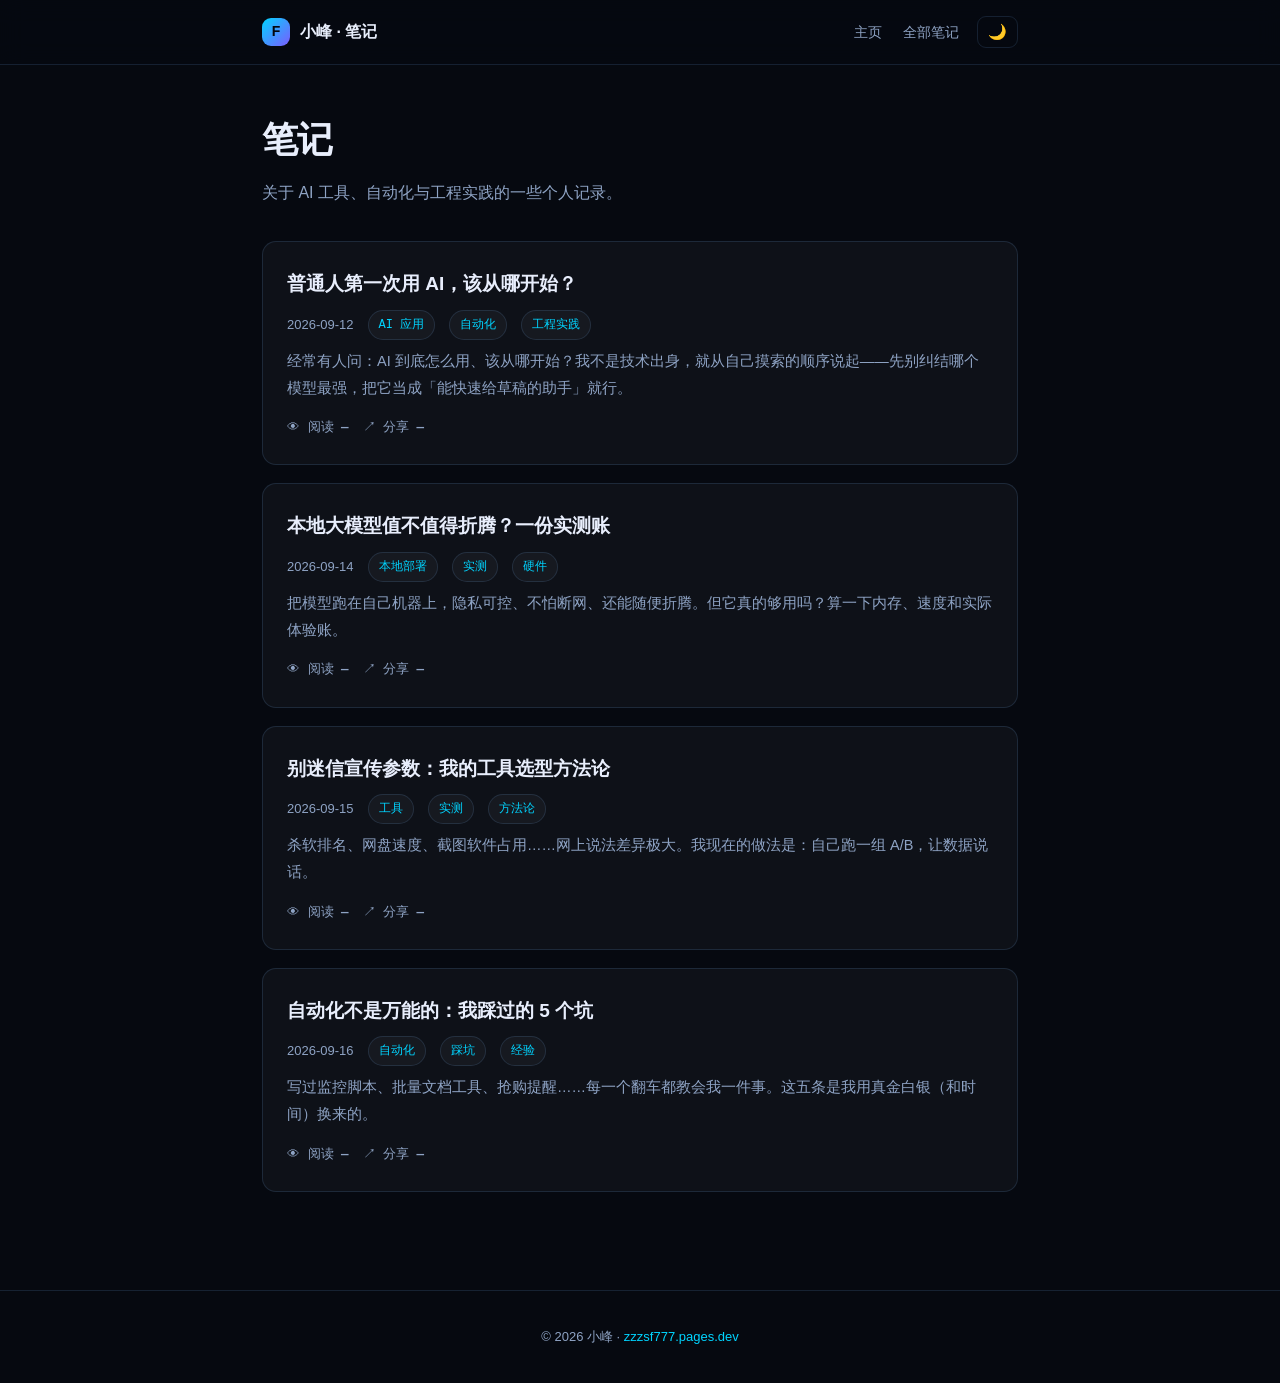
<file: blog/index.html>
<!doctype html>
<html lang="zh-CN">
<head>
<meta charset="utf-8">
<meta name="viewport" content="width=device-width, initial-scale=1">
<title>小峰 · 笔记</title>
<meta name="description" content="关于 AI 工具、自动化与工程实践的一些记录">
<link rel="icon" href="data:image/svg+xml,<svg xmlns='http://www.w3.org/2000/svg' viewBox='0 0 100 100'><defs><linearGradient id='g' x1='0' y1='0' x2='1' y2='1'><stop offset='0' stop-color='%2300d4ff'/><stop offset='1' stop-color='%237b5cff'/></linearGradient></defs><rect width='100' height='100' rx='22' fill='url(%23g)'/><text x='50' y='73' font-size='64' font-family='Arial,sans-serif' font-weight='bold' text-anchor='middle' fill='%230a0e1a'>F</text></svg>">
<link rel="stylesheet" href="style.css">
</head>
<body>
<header class="top"><div class="wrap">
  <a class="brand" href="/"><span class="mark">F</span><span>小峰 · 笔记</span></a>
  <nav>
    <a href="/">主页</a>
    <a href="/blog/">全部笔记</a>
    <button class="theme-toggle" id="themeToggle" aria-label="切换主题">🌙</button>
  </nav>
</div></header>
<main><div class="wrap">
  <h1>笔记</h1>
  <p style="color:var(--dim);margin-bottom:34px">关于 AI 工具、自动化与工程实践的一些个人记录。</p>
  <article class="card">
    <h3><a href="how-to-start-with-ai">普通人第一次用 AI，该从哪开始？</a></h3>
    <div class="meta"><span>2026-09-12</span><span class="tag">AI 应用</span><span class="tag">自动化</span><span class="tag">工程实践</span></div>
    <p class="ex">经常有人问：AI 到底怎么用、该从哪开始？我不是技术出身，就从自己摸索的顺序说起——先别纠结哪个模型最强，把它当成「能快速给草稿的助手」就行。</p>
    <div class="cardfoot">
      <span>👁 阅读 <b data-count-key="read-how-to-start-with-ai">—</b></span>
      <span>↗ 分享 <b data-count-key="share-how-to-start-with-ai">—</b></span>
    </div>
  </article>
  <article class="card">
    <h3><a href="local-llm-worth-it">本地大模型值不值得折腾？一份实测账</a></h3>
    <div class="meta"><span>2026-09-14</span><span class="tag">本地部署</span><span class="tag">实测</span><span class="tag">硬件</span></div>
    <p class="ex">把模型跑在自己机器上，隐私可控、不怕断网、还能随便折腾。但它真的够用吗？算一下内存、速度和实际体验账。</p>
    <div class="cardfoot">
      <span>👁 阅读 <b data-count-key="read-local-llm-worth-it">—</b></span>
      <span>↗ 分享 <b data-count-key="share-local-llm-worth-it">—</b></span>
    </div>
  </article>
  <article class="card">
    <h3><a href="my-tool-selection-method">别迷信宣传参数：我的工具选型方法论</a></h3>
    <div class="meta"><span>2026-09-15</span><span class="tag">工具</span><span class="tag">实测</span><span class="tag">方法论</span></div>
    <p class="ex">杀软排名、网盘速度、截图软件占用……网上说法差异极大。我现在的做法是：自己跑一组 A/B，让数据说话。</p>
    <div class="cardfoot">
      <span>👁 阅读 <b data-count-key="read-my-tool-selection-method">—</b></span>
      <span>↗ 分享 <b data-count-key="share-my-tool-selection-method">—</b></span>
    </div>
  </article>
  <article class="card">
    <h3><a href="automation-pitfalls">自动化不是万能的：我踩过的 5 个坑</a></h3>
    <div class="meta"><span>2026-09-16</span><span class="tag">自动化</span><span class="tag">踩坑</span><span class="tag">经验</span></div>
    <p class="ex">写过监控脚本、批量文档工具、抢购提醒……每一个翻车都教会我一件事。这五条是我用真金白银（和时间）换来的。</p>
    <div class="cardfoot">
      <span>👁 阅读 <b data-count-key="read-automation-pitfalls">—</b></span>
      <span>↗ 分享 <b data-count-key="share-automation-pitfalls">—</b></span>
    </div>
  </article>
</div></main>
<footer><div class="wrap">© <span id="yr"></span> 小峰 · <a href="/">zzzsf777.pages.dev</a></div></footer>
<script>(function(){
  var s = localStorage.getItem('site-theme');
  if(s === 'light') document.body.classList.add('light');
  var b = document.getElementById('themeToggle');
  if(b){
    b.textContent = document.body.classList.contains('light') ? '☀️' : '🌙';
    b.addEventListener('click', function(){
      var l = document.body.classList.toggle('light');
      b.textContent = l ? '☀️' : '🌙';
      localStorage.setItem('site-theme', l ? 'light' : 'dark');
    });
  }
})();
document.getElementById('yr').textContent = new Date().getFullYear();</script>
<script>(function(){
  var NS = 'zzzsf777';
  function bump(key, cb){
    fetch('https://abacus.jasoncameron.dev/hit/' + NS + '/' + key)
      .then(function(r){ return r.json(); })
      .then(function(d){ if(cb) cb(d.value); })
      .catch(function(){ if(cb) cb(null); });
  }
  function read(key, cb){
    fetch('https://abacus.jasoncameron.dev/get/' + NS + '/' + key)
      .then(function(r){ return r.json(); })
      .then(function(d){ if(cb) cb(d.value); })
      .catch(function(){ if(cb) cb(null); });
  }
  window.__counter = {bump:bump, read:read};
  // 自动填充 [data-count-key] 元素的只读数字
  document.querySelectorAll('[data-count-key]').forEach(function(el){
    read(el.dataset.countKey, function(v){ el.textContent = (v === null ? '—' : v); });
  });
})();</script>

</body>
</html>
</file>
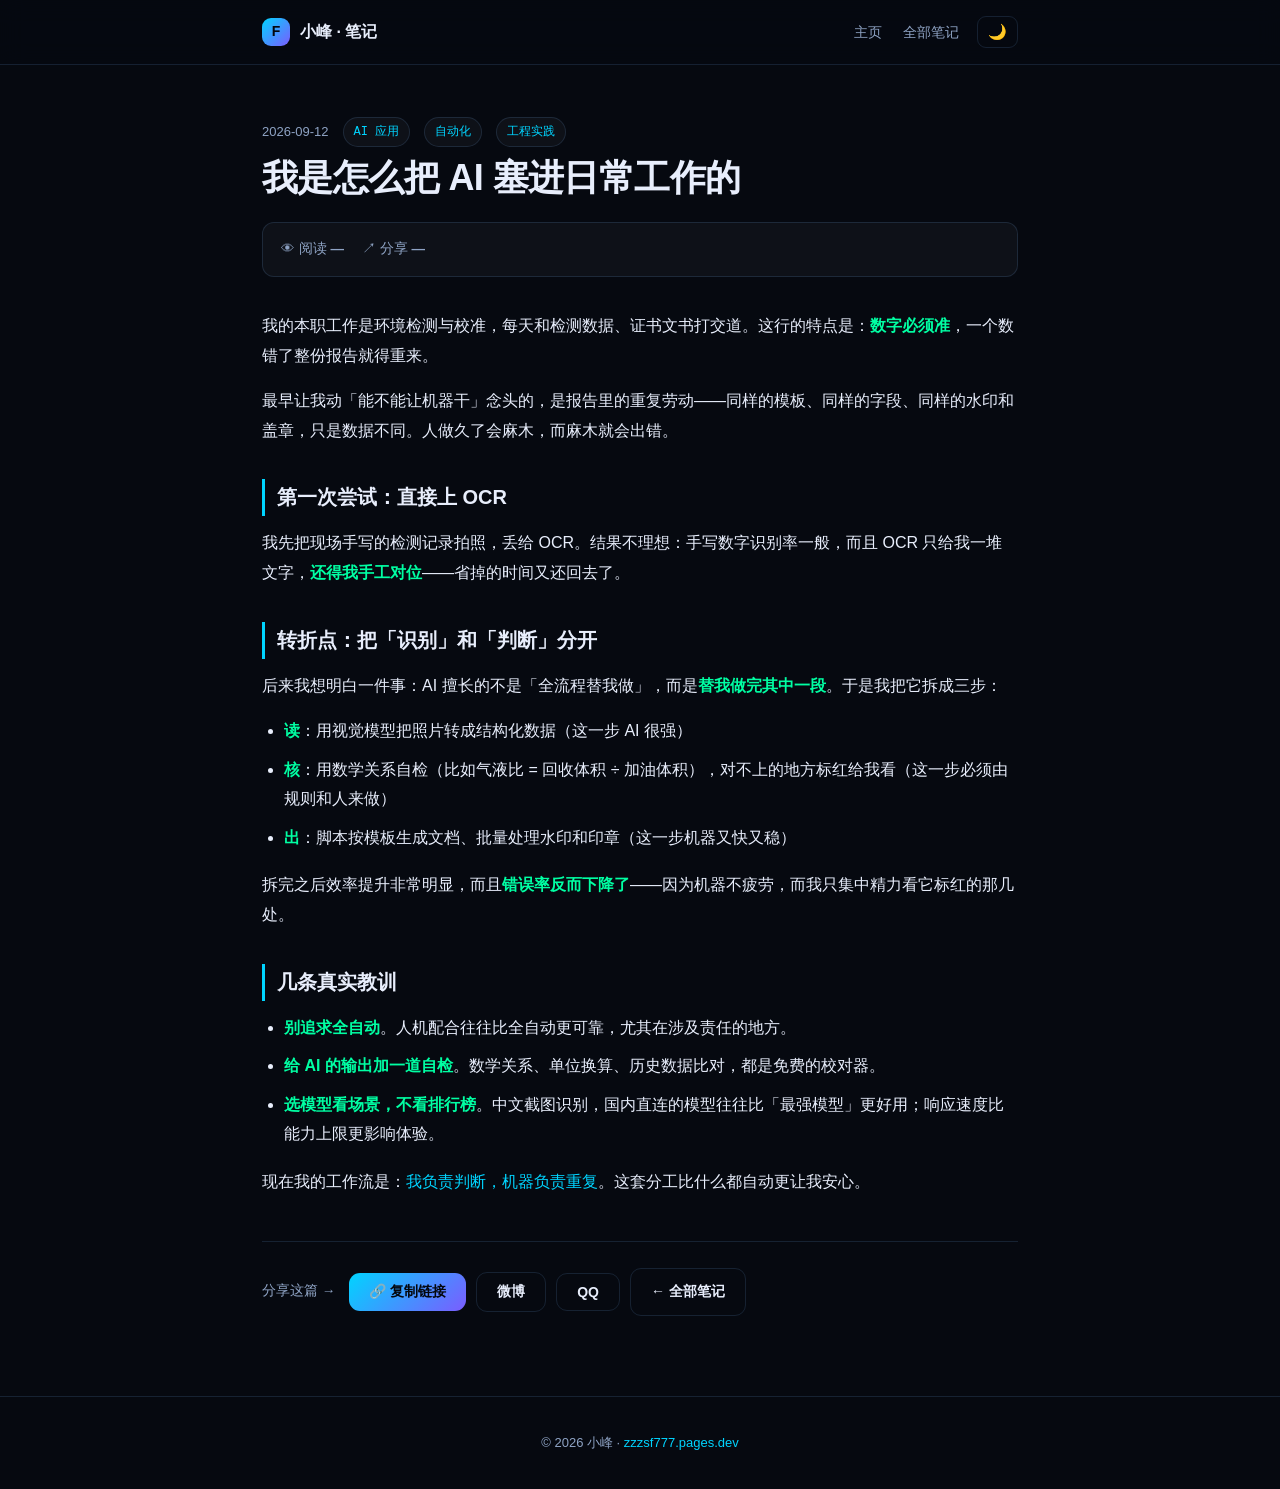
<file: blog/ai-in-daily-work.html>
<!doctype html>
<html lang="zh-CN">
<head>
<meta charset="utf-8">
<meta name="viewport" content="width=device-width, initial-scale=1">
<title>我是怎么把 AI 塞进日常工作的 · 小峰</title>
<meta name="description" content="从一堆手写检测记录到自动生成的报告文档——我试过 OCR、视觉模型、脚本，最后发现真正管用的不是「最强模型」，而是「把重复的部分切出来」。">
<link rel="icon" href="data:image/svg+xml,<svg xmlns='http://www.w3.org/2000/svg' viewBox='0 0 100 100'><defs><linearGradient id='g' x1='0' y1='0' x2='1' y2='1'><stop offset='0' stop-color='%2300d4ff'/><stop offset='1' stop-color='%237b5cff'/></linearGradient></defs><rect width='100' height='100' rx='22' fill='url(%23g)'/><text x='50' y='73' font-size='64' font-family='Arial,sans-serif' font-weight='bold' text-anchor='middle' fill='%230a0e1a'>F</text></svg>">
<link rel="stylesheet" href="style.css">
</head>
<body>
<header class="top"><div class="wrap">
  <a class="brand" href="/"><span class="mark">F</span><span>小峰 · 笔记</span></a>
  <nav>
    <a href="/">主页</a>
    <a href="/blog/">全部笔记</a>
    <button class="theme-toggle" id="themeToggle" aria-label="切换主题">🌙</button>
  </nav>
</div></header>
<main><div class="wrap">
  <div class="meta"><span>2026-09-12</span><span class="tag">AI 应用</span><span class="tag">自动化</span><span class="tag">工程实践</span></div>
  <h1>我是怎么把 AI 塞进日常工作的</h1>
  <div class="stats">
    <span>👁 阅读 <b data-count-key="read-ai-in-daily-work">—</b></span>
    <span>↗ 分享 <b data-count-key="share-ai-in-daily-work">—</b></span>
  </div>

<p>我的本职工作是环境检测与校准，每天和检测数据、证书文书打交道。这行的特点是：<strong>数字必须准</strong>，一个数错了整份报告就得重来。</p>
<p>最早让我动「能不能让机器干」念头的，是报告里的重复劳动——同样的模板、同样的字段、同样的水印和盖章，只是数据不同。人做久了会麻木，而麻木就会出错。</p>
<h2>第一次尝试：直接上 OCR</h2>
<p>我先把现场手写的检测记录拍照，丢给 OCR。结果不理想：手写数字识别率一般，而且 OCR 只给我一堆文字，<strong>还得我手工对位</strong>——省掉的时间又还回去了。</p>
<h2>转折点：把「识别」和「判断」分开</h2>
<p>后来我想明白一件事：AI 擅长的不是「全流程替我做」，而是<strong>替我做完其中一段</strong>。于是我把它拆成三步：</p>
<ul>
<li><strong>读</strong>：用视觉模型把照片转成结构化数据（这一步 AI 很强）</li>
<li><strong>核</strong>：用数学关系自检（比如气液比 = 回收体积 ÷ 加油体积），对不上的地方标红给我看（这一步必须由规则和人来做）</li>
<li><strong>出</strong>：脚本按模板生成文档、批量处理水印和印章（这一步机器又快又稳）</li>
</ul>
<p>拆完之后效率提升非常明显，而且<strong>错误率反而下降了</strong>——因为机器不疲劳，而我只集中精力看它标红的那几处。</p>
<h2>几条真实教训</h2>
<ul>
<li><strong>别追求全自动</strong>。人机配合往往比全自动更可靠，尤其在涉及责任的地方。</li>
<li><strong>给 AI 的输出加一道自检</strong>。数学关系、单位换算、历史数据比对，都是免费的校对器。</li>
<li><strong>选模型看场景，不看排行榜</strong>。中文截图识别，国内直连的模型往往比「最强模型」更好用；响应速度比能力上限更影响体验。</li>
</ul>
<p>现在我的工作流是：<em>我负责判断，机器负责重复</em>。这套分工比什么都自动更让我安心。</p>

  <div class="share-row">
    <span>分享这篇 →</span>
    <button class="btn" data-share="copy">🔗 复制链接</button>
    <button class="btn ghost" data-share="weibo">微博</button>
    <button class="btn ghost" data-share="qq">QQ</button>
    <a class="btn ghost" href="/blog/">← 全部笔记</a>
  </div>
</div></main>
<footer><div class="wrap">© <span id="yr"></span> 小峰 · <a href="/">zzzsf777.pages.dev</a></div></footer>
<script>(function(){
  var s = localStorage.getItem('site-theme');
  if(s === 'light') document.body.classList.add('light');
  var b = document.getElementById('themeToggle');
  if(b){
    b.textContent = document.body.classList.contains('light') ? '☀️' : '🌙';
    b.addEventListener('click', function(){
      var l = document.body.classList.toggle('light');
      b.textContent = l ? '☀️' : '🌙';
      localStorage.setItem('site-theme', l ? 'light' : 'dark');
    });
  }
})();
document.getElementById('yr').textContent = new Date().getFullYear();</script>
<script>(function(){
  var NS = 'zzzsf777';
  function bump(key, cb){
    fetch('https://abacus.jasoncameron.dev/hit/' + NS + '/' + key)
      .then(function(r){ return r.json(); })
      .then(function(d){ if(cb) cb(d.value); })
      .catch(function(){ if(cb) cb(null); });
  }
  function read(key, cb){
    fetch('https://abacus.jasoncameron.dev/get/' + NS + '/' + key)
      .then(function(r){ return r.json(); })
      .then(function(d){ if(cb) cb(d.value); })
      .catch(function(){ if(cb) cb(null); });
  }
  window.__counter = {bump:bump, read:read};
  // 自动填充 [data-count-key] 元素的只读数字
  document.querySelectorAll('[data-count-key]').forEach(function(el){
    read(el.dataset.countKey, function(v){ el.textContent = (v === null ? '—' : v); });
  });
})();</script>
<script>
(function(){
  var slug = 'ai-in-daily-work';
  var url = location.href;
  document.querySelectorAll('[data-share]').forEach(function(b){
    b.addEventListener('click', function(){
      var k = b.dataset.share;
      if(window.__counter) window.__counter.bump('share-' + slug);
      if(k === 'copy'){
        navigator.clipboard.writeText(url).then(function(){
          var t = b.textContent; b.textContent = '✓ 已复制';
          setTimeout(function(){ b.textContent = t; }, 1600);
        }).catch(function(){ prompt('复制链接：', url); });
      } else if(k === 'weibo'){
        open('https://service.weibo.com/share/share.php?url=' + encodeURIComponent(url) + '&title=' + encodeURIComponent(document.title), '_blank');
      } else if(k === 'qq'){
        open('https://connect.qq.com/widget/shareqq/index.html?url=' + encodeURIComponent(url) + '&title=' + encodeURIComponent(document.title), '_blank');
      }
    });
  });
  // 记录一次阅读
  if(window.__counter) window.__counter.bump('read-' + slug);
})();
</script>
</body>
</html>
</file>
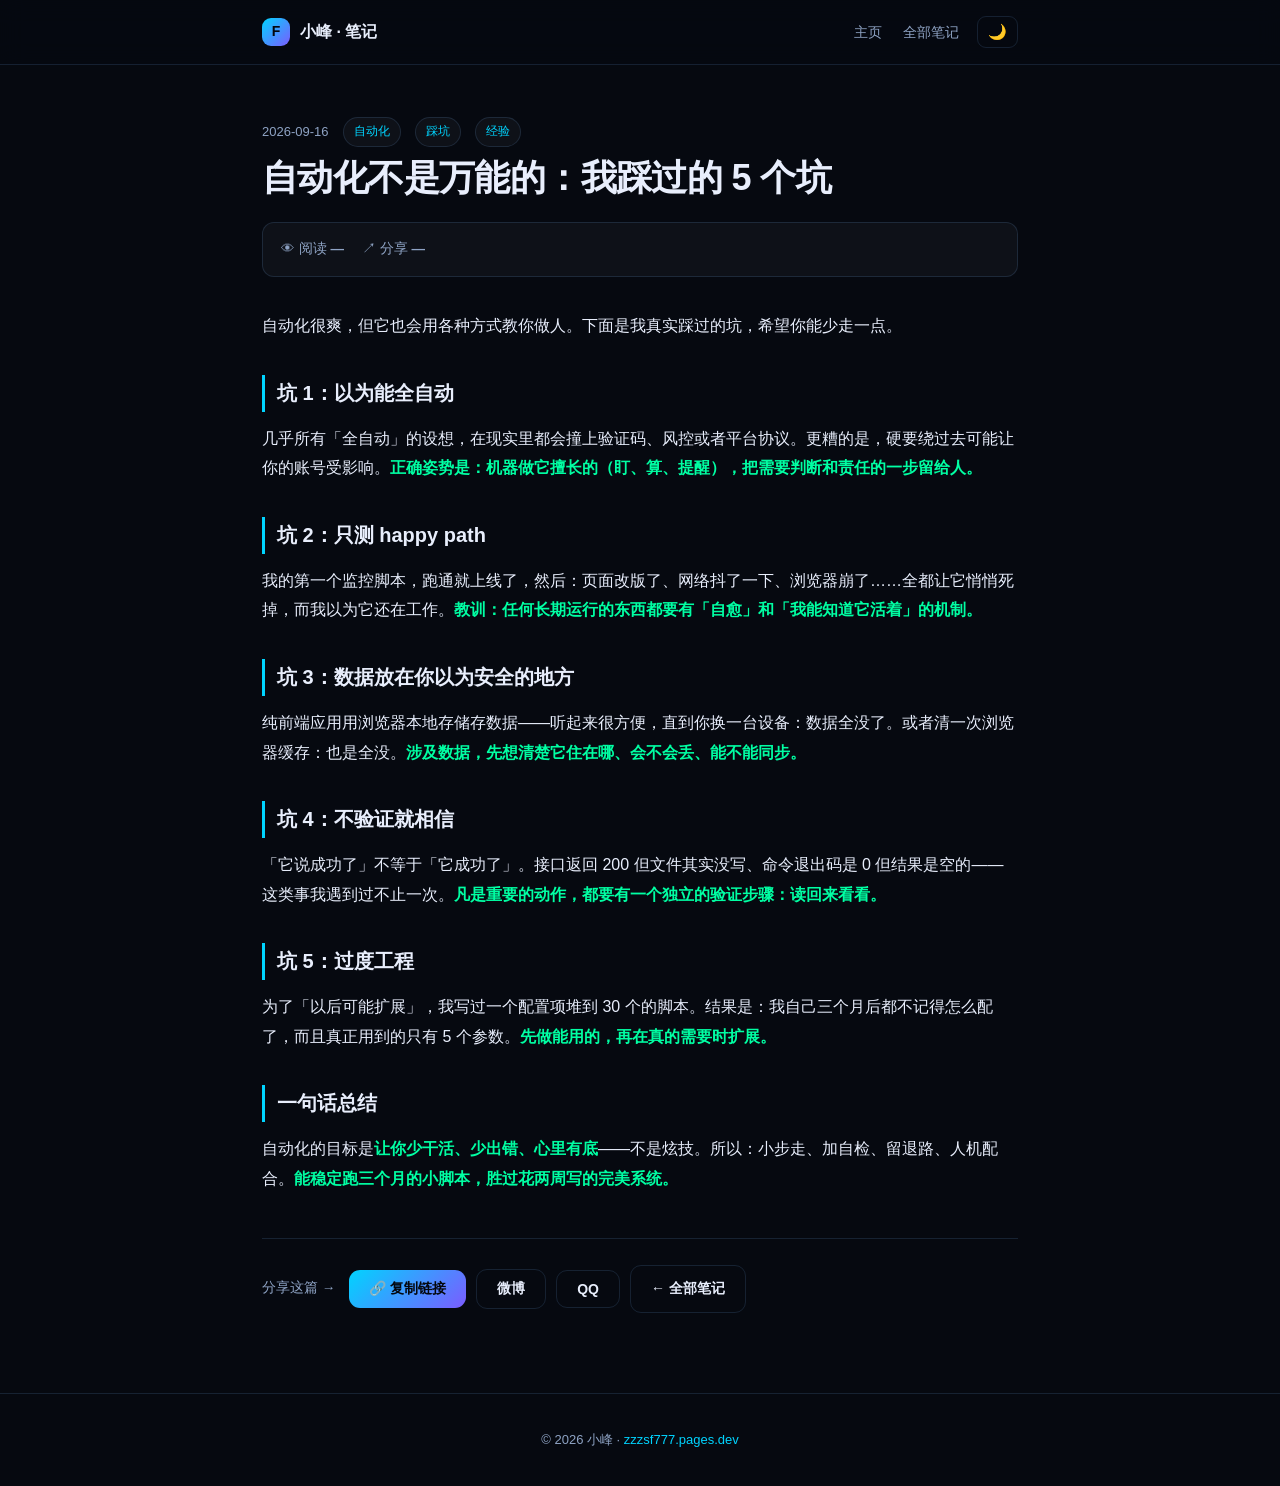
<file: blog/automation-pitfalls.html>
<!doctype html>
<html lang="zh-CN">
<head>
<meta charset="utf-8">
<meta name="viewport" content="width=device-width, initial-scale=1">
<title>自动化不是万能的：我踩过的 5 个坑 · 小峰</title>
<meta name="description" content="写过监控脚本、批量文档工具、抢购提醒……每一个翻车都教会我一件事。这五条是我用真金白银（和时间）换来的。">
<link rel="icon" href="data:image/svg+xml,<svg xmlns='http://www.w3.org/2000/svg' viewBox='0 0 100 100'><defs><linearGradient id='g' x1='0' y1='0' x2='1' y2='1'><stop offset='0' stop-color='%2300d4ff'/><stop offset='1' stop-color='%237b5cff'/></linearGradient></defs><rect width='100' height='100' rx='22' fill='url(%23g)'/><text x='50' y='73' font-size='64' font-family='Arial,sans-serif' font-weight='bold' text-anchor='middle' fill='%230a0e1a'>F</text></svg>">
<link rel="stylesheet" href="style.css">
</head>
<body>
<header class="top"><div class="wrap">
  <a class="brand" href="/"><span class="mark">F</span><span>小峰 · 笔记</span></a>
  <nav>
    <a href="/">主页</a>
    <a href="/blog/">全部笔记</a>
    <button class="theme-toggle" id="themeToggle" aria-label="切换主题">🌙</button>
  </nav>
</div></header>
<main><div class="wrap">
  <div class="meta"><span>2026-09-16</span><span class="tag">自动化</span><span class="tag">踩坑</span><span class="tag">经验</span></div>
  <h1>自动化不是万能的：我踩过的 5 个坑</h1>
  <div class="stats">
    <span>👁 阅读 <b data-count-key="read-automation-pitfalls">—</b></span>
    <span>↗ 分享 <b data-count-key="share-automation-pitfalls">—</b></span>
  </div>

<p>自动化很爽，但它也会用各种方式教你做人。下面是我真实踩过的坑，希望你能少走一点。</p>
<h2>坑 1：以为能全自动</h2>
<p>几乎所有「全自动」的设想，在现实里都会撞上验证码、风控或者平台协议。更糟的是，硬要绕过去可能让你的账号受影响。<strong>正确姿势是：机器做它擅长的（盯、算、提醒），把需要判断和责任的一步留给人。</strong></p>
<h2>坑 2：只测 happy path</h2>
<p>我的第一个监控脚本，跑通就上线了，然后：页面改版了、网络抖了一下、浏览器崩了……全都让它悄悄死掉，而我以为它还在工作。<strong>教训：任何长期运行的东西都要有「自愈」和「我能知道它活着」的机制。</strong></p>
<h2>坑 3：数据放在你以为安全的地方</h2>
<p>纯前端应用用浏览器本地存储存数据——听起来很方便，直到你换一台设备：数据全没了。或者清一次浏览器缓存：也是全没。<strong>涉及数据，先想清楚它住在哪、会不会丢、能不能同步。</strong></p>
<h2>坑 4：不验证就相信</h2>
<p>「它说成功了」不等于「它成功了」。接口返回 200 但文件其实没写、命令退出码是 0 但结果是空的——这类事我遇到过不止一次。<strong>凡是重要的动作，都要有一个独立的验证步骤：读回来看看。</strong></p>
<h2>坑 5：过度工程</h2>
<p>为了「以后可能扩展」，我写过一个配置项堆到 30 个的脚本。结果是：我自己三个月后都不记得怎么配了，而且真正用到的只有 5 个参数。<strong>先做能用的，再在真的需要时扩展。</strong></p>
<h2>一句话总结</h2>
<p>自动化的目标是<strong>让你少干活、少出错、心里有底</strong>——不是炫技。所以：小步走、加自检、留退路、人机配合。<strong>能稳定跑三个月的小脚本，胜过花两周写的完美系统。</strong></p>

  <div class="share-row">
    <span>分享这篇 →</span>
    <button class="btn" data-share="copy">🔗 复制链接</button>
    <button class="btn ghost" data-share="weibo">微博</button>
    <button class="btn ghost" data-share="qq">QQ</button>
    <a class="btn ghost" href="/blog/">← 全部笔记</a>
  </div>
</div></main>
<footer><div class="wrap">© <span id="yr"></span> 小峰 · <a href="/">zzzsf777.pages.dev</a></div></footer>
<script>(function(){
  var s = localStorage.getItem('site-theme');
  if(s === 'light') document.body.classList.add('light');
  var b = document.getElementById('themeToggle');
  if(b){
    b.textContent = document.body.classList.contains('light') ? '☀️' : '🌙';
    b.addEventListener('click', function(){
      var l = document.body.classList.toggle('light');
      b.textContent = l ? '☀️' : '🌙';
      localStorage.setItem('site-theme', l ? 'light' : 'dark');
    });
  }
})();
document.getElementById('yr').textContent = new Date().getFullYear();</script>
<script>(function(){
  var NS = 'zzzsf777';
  function bump(key, cb){
    fetch('https://abacus.jasoncameron.dev/hit/' + NS + '/' + key)
      .then(function(r){ return r.json(); })
      .then(function(d){ if(cb) cb(d.value); })
      .catch(function(){ if(cb) cb(null); });
  }
  function read(key, cb){
    fetch('https://abacus.jasoncameron.dev/get/' + NS + '/' + key)
      .then(function(r){ return r.json(); })
      .then(function(d){ if(cb) cb(d.value); })
      .catch(function(){ if(cb) cb(null); });
  }
  window.__counter = {bump:bump, read:read};
  // 自动填充 [data-count-key] 元素的只读数字
  document.querySelectorAll('[data-count-key]').forEach(function(el){
    read(el.dataset.countKey, function(v){ el.textContent = (v === null ? '—' : v); });
  });
})();</script>
<script>
(function(){
  var slug = 'automation-pitfalls';
  var url = location.href;
  document.querySelectorAll('[data-share]').forEach(function(b){
    b.addEventListener('click', function(){
      var k = b.dataset.share;
      if(window.__counter) window.__counter.bump('share-' + slug);
      if(k === 'copy'){
        navigator.clipboard.writeText(url).then(function(){
          var t = b.textContent; b.textContent = '✓ 已复制';
          setTimeout(function(){ b.textContent = t; }, 1600);
        }).catch(function(){ prompt('复制链接：', url); });
      } else if(k === 'weibo'){
        open('https://service.weibo.com/share/share.php?url=' + encodeURIComponent(url) + '&title=' + encodeURIComponent(document.title), '_blank');
      } else if(k === 'qq'){
        open('https://connect.qq.com/widget/shareqq/index.html?url=' + encodeURIComponent(url) + '&title=' + encodeURIComponent(document.title), '_blank');
      }
    });
  });
  // 记录一次阅读
  if(window.__counter) window.__counter.bump('read-' + slug);
})();
</script>
</body>
</html>
</file>
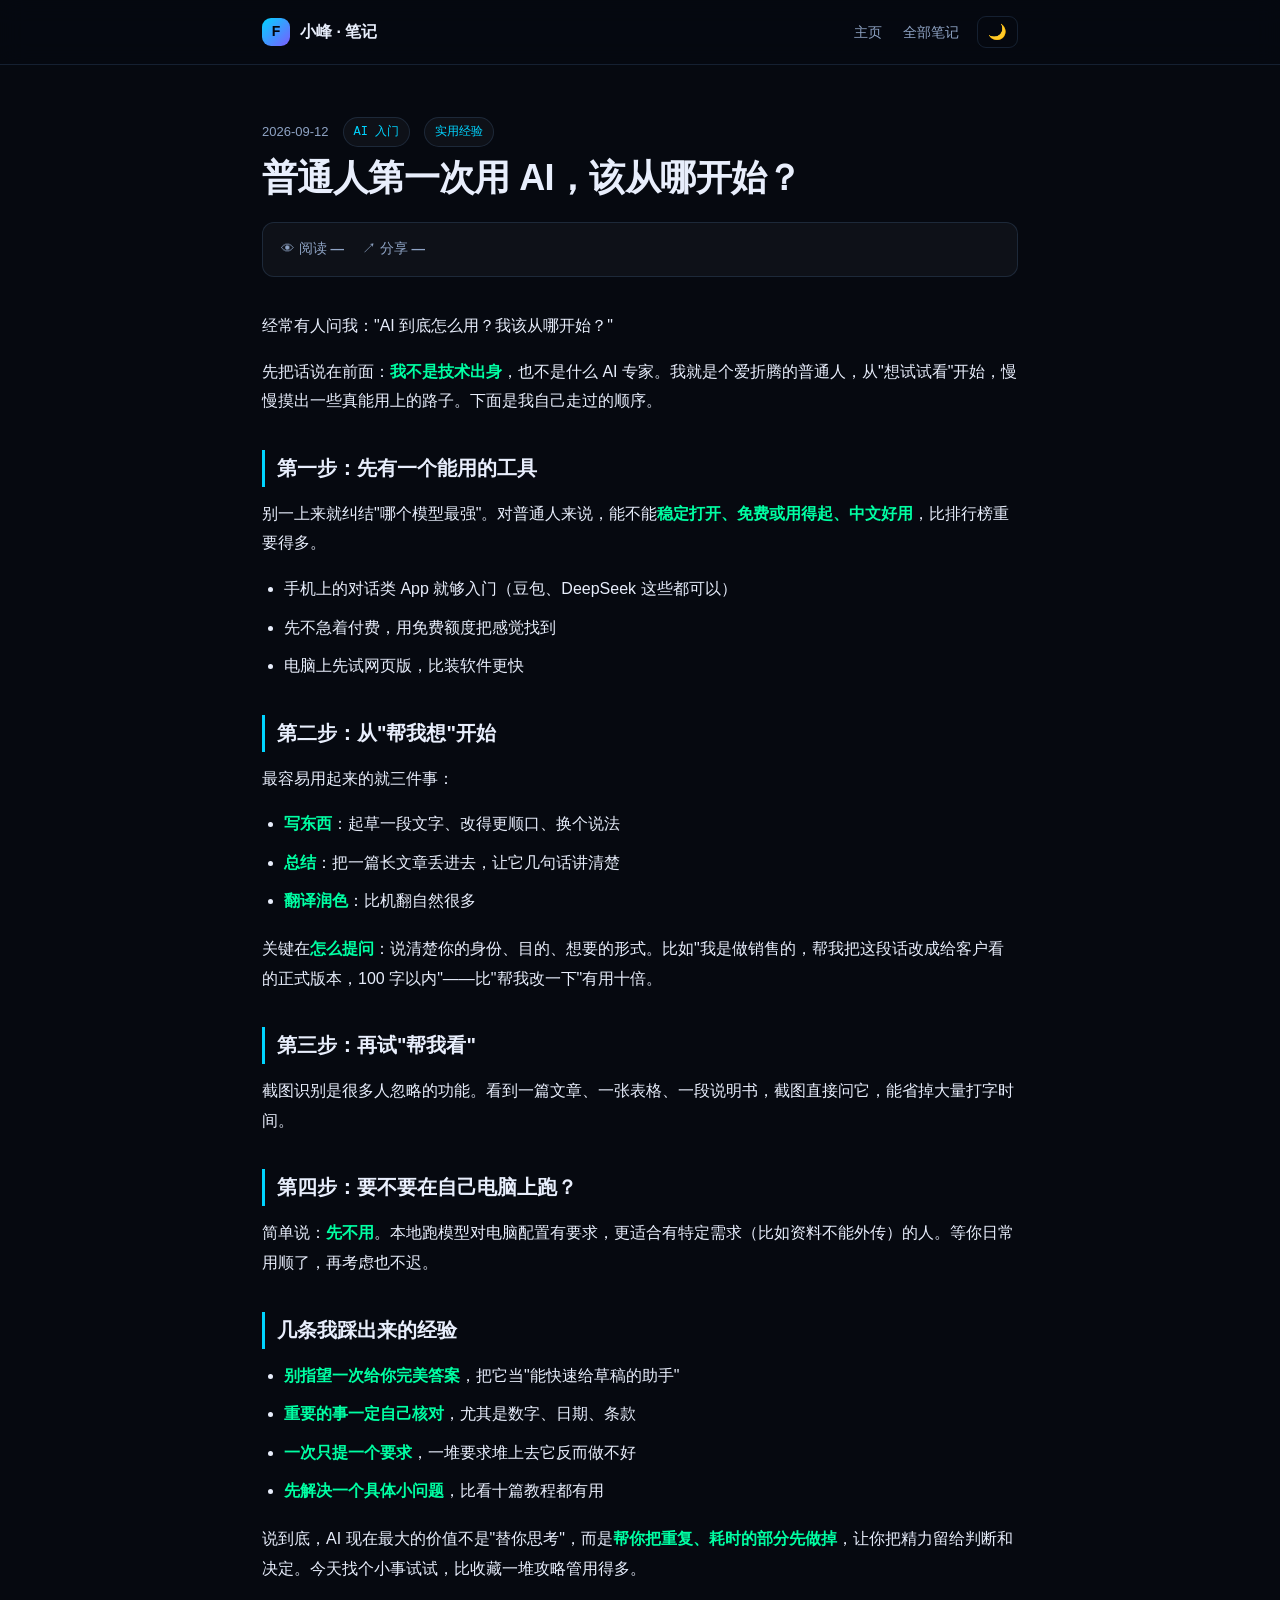
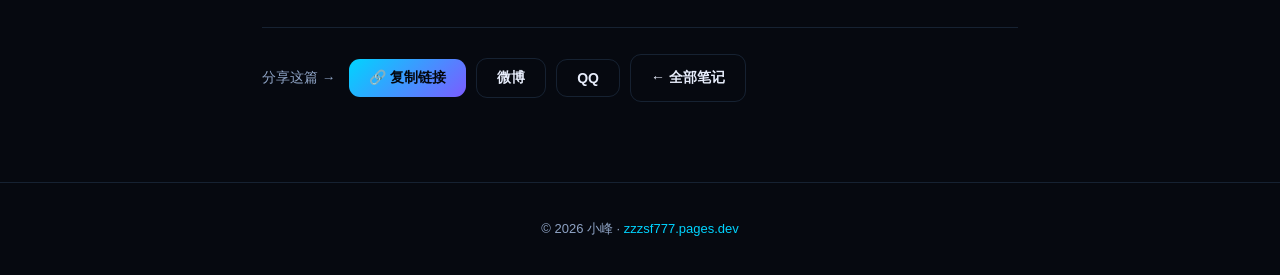
<file: blog/how-to-start-with-ai.html>
<!doctype html>
<html lang="zh-CN">
<head>
<meta charset="utf-8">
<meta name="viewport" content="width=device-width, initial-scale=1">
<title>普通人第一次用 AI，该从哪开始？ · 小峰</title>
<meta name="description" content="经常有人问：AI 到底怎么用、该从哪开始？我不是技术出身，就从自己摸索的顺序说起——先别纠结哪个模型最强，把它当成「能快速给草稿的助手」就行。">
<link rel="icon" href="data:image/svg+xml,<svg xmlns='http://www.w3.org/2000/svg' viewBox='0 0 100 100'><defs><linearGradient id='g' x1='0' y1='0' x2='1' y2='1'><stop offset='0' stop-color='%2300d4ff'/><stop offset='1' stop-color='%237b5cff'/></linearGradient></defs><rect width='100' height='100' rx='22' fill='url(%23g)'/><text x='50' y='73' font-size='64' font-family='Arial,sans-serif' font-weight='bold' text-anchor='middle' fill='%230a0e1a'>F</text></svg>">
<link rel="stylesheet" href="style.css">
</head>
<body>
<header class="top"><div class="wrap">
  <a class="brand" href="/"><span class="mark">F</span><span>小峰 · 笔记</span></a>
  <nav>
    <a href="/">主页</a>
    <a href="/blog/">全部笔记</a>
    <button class="theme-toggle" id="themeToggle" aria-label="切换主题">🌙</button>
  </nav>
</div></header>
<main>
<div class="wrap">  <div class="meta"><span>2026-09-12</span><span class="tag">AI 入门</span><span class="tag">实用经验</span></div>
  <h1>普通人第一次用 AI，该从哪开始？</h1>
  <div class="stats">
    <span>👁 阅读 <b data-count-key="read-how-to-start-with-ai">—</b></span>
    <span>↗ 分享 <b data-count-key="share-how-to-start-with-ai">—</b></span>
  </div>

<p>经常有人问我："AI 到底怎么用？我该从哪开始？"</p>
<p>先把话说在前面：<strong>我不是技术出身</strong>，也不是什么 AI 专家。我就是个爱折腾的普通人，从"想试试看"开始，慢慢摸出一些真能用上的路子。下面是我自己走过的顺序。</p>

<h2>第一步：先有一个能用的工具</h2>
<p>别一上来就纠结"哪个模型最强"。对普通人来说，能不能<strong>稳定打开、免费或用得起、中文好用</strong>，比排行榜重要得多。</p>
<ul>
<li>手机上的对话类 App 就够入门（豆包、DeepSeek 这些都可以）</li>
<li>先不急着付费，用免费额度把感觉找到</li>
<li>电脑上先试网页版，比装软件更快</li>
</ul>

<h2>第二步：从"帮我想"开始</h2>
<p>最容易用起来的就三件事：</p>
<ul>
<li><strong>写东西</strong>：起草一段文字、改得更顺口、换个说法</li>
<li><strong>总结</strong>：把一篇长文章丢进去，让它几句话讲清楚</li>
<li><strong>翻译润色</strong>：比机翻自然很多</li>
</ul>
<p>关键在<strong>怎么提问</strong>：说清楚你的身份、目的、想要的形式。比如"我是做销售的，帮我把这段话改成给客户看的正式版本，100 字以内"——比"帮我改一下"有用十倍。</p>

<h2>第三步：再试"帮我看"</h2>
<p>截图识别是很多人忽略的功能。看到一篇文章、一张表格、一段说明书，截图直接问它，能省掉大量打字时间。</p>

<h2>第四步：要不要在自己电脑上跑？</h2>
<p>简单说：<strong>先不用</strong>。本地跑模型对电脑配置有要求，更适合有特定需求（比如资料不能外传）的人。等你日常用顺了，再考虑也不迟。</p>

<h2>几条我踩出来的经验</h2>
<ul>
<li><strong>别指望一次给你完美答案</strong>，把它当"能快速给草稿的助手"</li>
<li><strong>重要的事一定自己核对</strong>，尤其是数字、日期、条款</li>
<li><strong>一次只提一个要求</strong>，一堆要求堆上去它反而做不好</li>
<li><strong>先解决一个具体小问题</strong>，比看十篇教程都有用</li>
</ul>

<p>说到底，AI 现在最大的价值不是"替你思考"，而是<strong>帮你把重复、耗时的部分先做掉</strong>，让你把精力留给判断和决定。今天找个小事试试，比收藏一堆攻略管用得多。</p>

  <div class="share-row">
    <span>分享这篇 →</span>
    <button class="btn" data-share="copy">🔗 复制链接</button>
    <button class="btn ghost" data-share="weibo">微博</button>
    <button class="btn ghost" data-share="qq">QQ</button>
    <a class="btn ghost" href="/blog/">← 全部笔记</a>
  </div>
</main>
<footer><div class="wrap">© <span id="yr"></span> 小峰 · <a href="/">zzzsf777.pages.dev</a></div></footer>
<script>(function(){
  var s = localStorage.getItem('site-theme');
  if(s === 'light') document.body.classList.add('light');
  var b = document.getElementById('themeToggle');
  if(b){
    b.textContent = document.body.classList.contains('light') ? '☀️' : '🌙';
    b.addEventListener('click', function(){
      var l = document.body.classList.toggle('light');
      b.textContent = l ? '☀️' : '🌙';
      localStorage.setItem('site-theme', l ? 'light' : 'dark');
    });
  }
})();
document.getElementById('yr').textContent = new Date().getFullYear();</script>
<script>(function(){
  var NS = 'zzzsf777';
  function bump(key, cb){
    fetch('https://abacus.jasoncameron.dev/hit/' + NS + '/' + key)
      .then(function(r){ return r.json(); })
      .then(function(d){ if(cb) cb(d.value); })
      .catch(function(){ if(cb) cb(null); });
  }
  function read(key, cb){
    fetch('https://abacus.jasoncameron.dev/get/' + NS + '/' + key)
      .then(function(r){ return r.json(); })
      .then(function(d){ if(cb) cb(d.value); })
      .catch(function(){ if(cb) cb(null); });
  }
  window.__counter = {bump:bump, read:read};
  // 自动填充 [data-count-key] 元素的只读数字
  document.querySelectorAll('[data-count-key]').forEach(function(el){
    read(el.dataset.countKey, function(v){ el.textContent = (v === null ? '—' : v); });
  });
})();</script>
<script>
(function(){
  var slug = 'how-to-start-with-ai';
  var url = location.href;
  document.querySelectorAll('[data-share]').forEach(function(b){
    b.addEventListener('click', function(){
      var k = b.dataset.share;
      if(window.__counter) window.__counter.bump('share-' + slug);
      if(k === 'copy'){
        navigator.clipboard.writeText(url).then(function(){
          var t = b.textContent; b.textContent = '✓ 已复制';
          setTimeout(function(){ b.textContent = t; }, 1600);
        }).catch(function(){ prompt('复制链接：', url); });
      } else if(k === 'weibo'){
        open('https://service.weibo.com/share/share.php?url=' + encodeURIComponent(url) + '&title=' + encodeURIComponent(document.title), '_blank');
      } else if(k === 'qq'){
        open('https://connect.qq.com/widget/shareqq/index.html?url=' + encodeURIComponent(url) + '&title=' + encodeURIComponent(document.title), '_blank');
      }
    });
  });
  // 记录一次阅读
  if(window.__counter) window.__counter.bump('read-' + slug);
})();
</script>
</body>
</html>
</file>
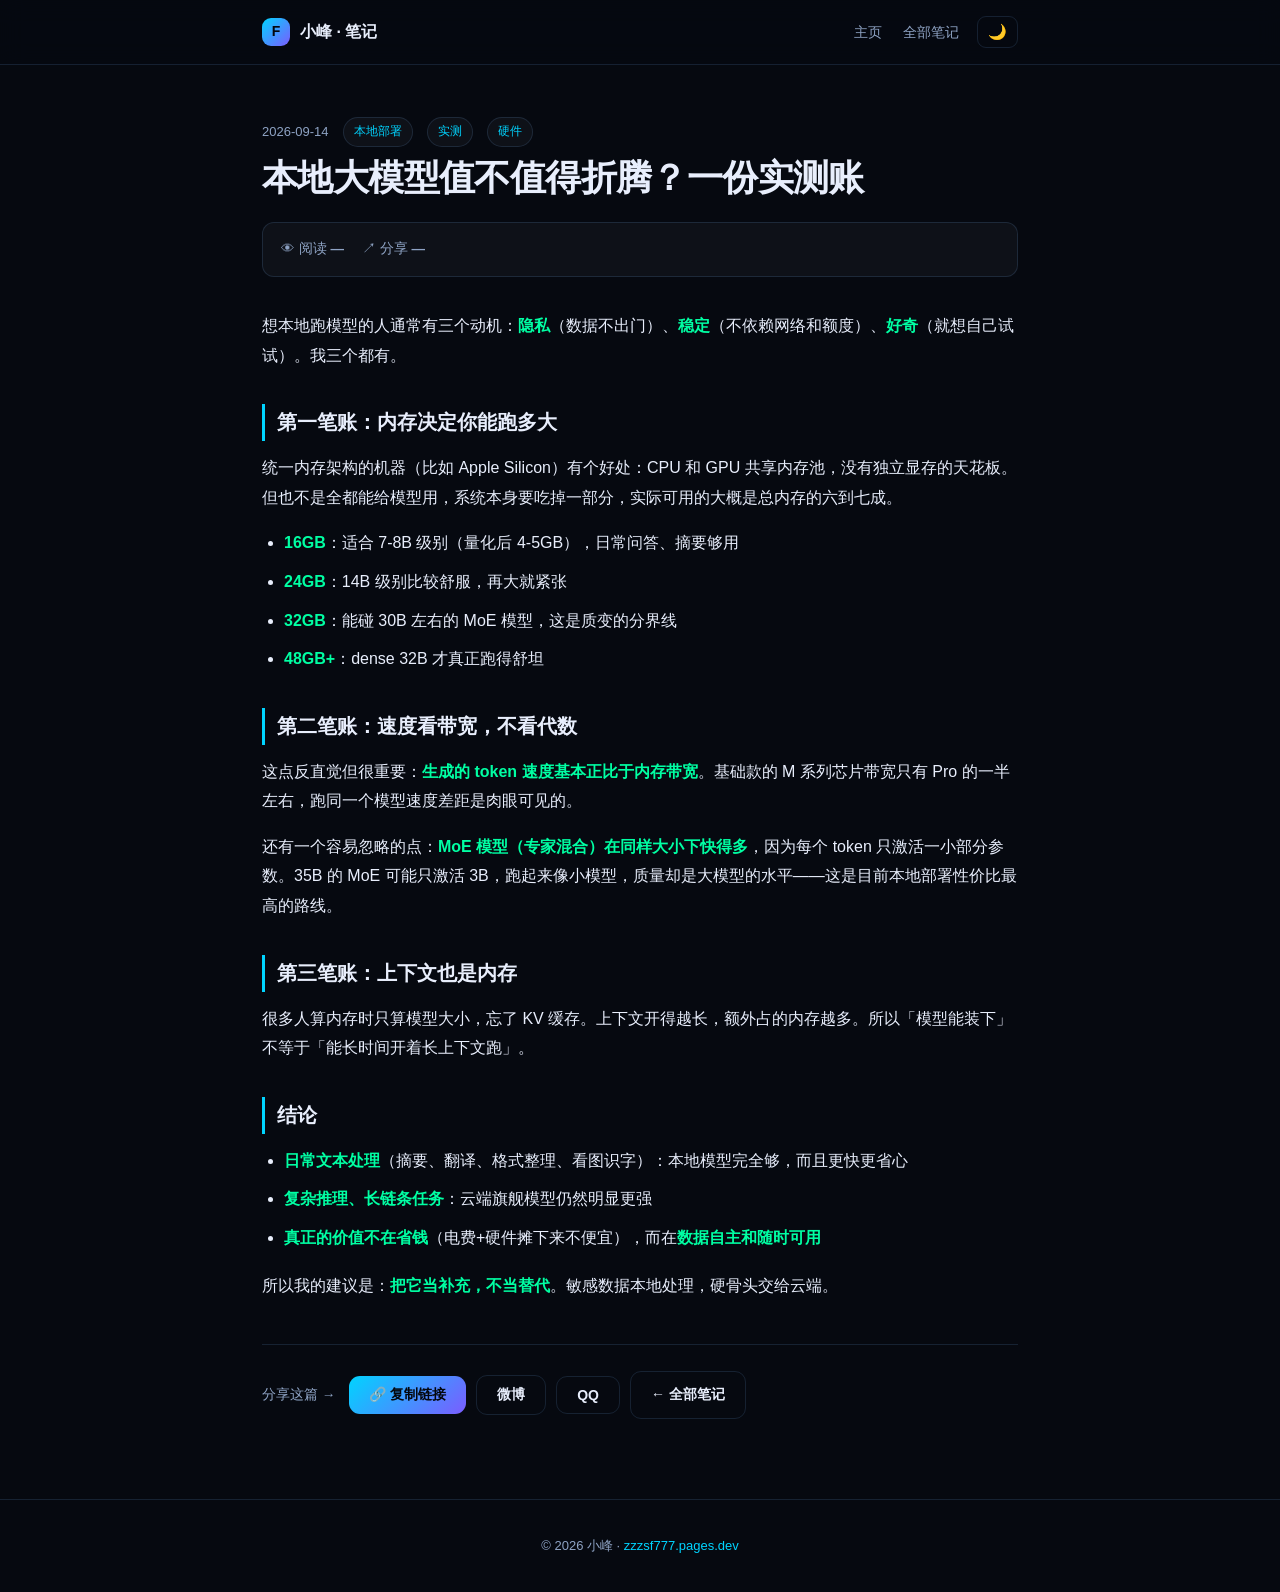
<file: blog/local-llm-worth-it.html>
<!doctype html>
<html lang="zh-CN">
<head>
<meta charset="utf-8">
<meta name="viewport" content="width=device-width, initial-scale=1">
<title>本地大模型值不值得折腾？一份实测账 · 小峰</title>
<meta name="description" content="把模型跑在自己机器上，隐私可控、不怕断网、还能随便折腾。但它真的够用吗？算一下内存、速度和实际体验账。">
<link rel="icon" href="data:image/svg+xml,<svg xmlns='http://www.w3.org/2000/svg' viewBox='0 0 100 100'><defs><linearGradient id='g' x1='0' y1='0' x2='1' y2='1'><stop offset='0' stop-color='%2300d4ff'/><stop offset='1' stop-color='%237b5cff'/></linearGradient></defs><rect width='100' height='100' rx='22' fill='url(%23g)'/><text x='50' y='73' font-size='64' font-family='Arial,sans-serif' font-weight='bold' text-anchor='middle' fill='%230a0e1a'>F</text></svg>">
<link rel="stylesheet" href="style.css">
</head>
<body>
<header class="top"><div class="wrap">
  <a class="brand" href="/"><span class="mark">F</span><span>小峰 · 笔记</span></a>
  <nav>
    <a href="/">主页</a>
    <a href="/blog/">全部笔记</a>
    <button class="theme-toggle" id="themeToggle" aria-label="切换主题">🌙</button>
  </nav>
</div></header>
<main><div class="wrap">
  <div class="meta"><span>2026-09-14</span><span class="tag">本地部署</span><span class="tag">实测</span><span class="tag">硬件</span></div>
  <h1>本地大模型值不值得折腾？一份实测账</h1>
  <div class="stats">
    <span>👁 阅读 <b data-count-key="read-local-llm-worth-it">—</b></span>
    <span>↗ 分享 <b data-count-key="share-local-llm-worth-it">—</b></span>
  </div>

<p>想本地跑模型的人通常有三个动机：<strong>隐私</strong>（数据不出门）、<strong>稳定</strong>（不依赖网络和额度）、<strong>好奇</strong>（就想自己试试）。我三个都有。</p>
<h2>第一笔账：内存决定你能跑多大</h2>
<p>统一内存架构的机器（比如 Apple Silicon）有个好处：CPU 和 GPU 共享内存池，没有独立显存的天花板。但也不是全都能给模型用，系统本身要吃掉一部分，实际可用的大概是总内存的六到七成。</p>
<ul>
<li><strong>16GB</strong>：适合 7-8B 级别（量化后 4-5GB），日常问答、摘要够用</li>
<li><strong>24GB</strong>：14B 级别比较舒服，再大就紧张</li>
<li><strong>32GB</strong>：能碰 30B 左右的 MoE 模型，这是质变的分界线</li>
<li><strong>48GB+</strong>：dense 32B 才真正跑得舒坦</li>
</ul>
<h2>第二笔账：速度看带宽，不看代数</h2>
<p>这点反直觉但很重要：<strong>生成的 token 速度基本正比于内存带宽</strong>。基础款的 M 系列芯片带宽只有 Pro 的一半左右，跑同一个模型速度差距是肉眼可见的。</p>
<p>还有一个容易忽略的点：<strong>MoE 模型（专家混合）在同样大小下快得多</strong>，因为每个 token 只激活一小部分参数。35B 的 MoE 可能只激活 3B，跑起来像小模型，质量却是大模型的水平——这是目前本地部署性价比最高的路线。</p>
<h2>第三笔账：上下文也是内存</h2>
<p>很多人算内存时只算模型大小，忘了 KV 缓存。上下文开得越长，额外占的内存越多。所以「模型能装下」不等于「能长时间开着长上下文跑」。</p>
<h2>结论</h2>
<ul>
<li><strong>日常文本处理</strong>（摘要、翻译、格式整理、看图识字）：本地模型完全够，而且更快更省心</li>
<li><strong>复杂推理、长链条任务</strong>：云端旗舰模型仍然明显更强</li>
<li><strong>真正的价值不在省钱</strong>（电费+硬件摊下来不便宜），而在<strong>数据自主和随时可用</strong></li>
</ul>
<p>所以我的建议是：<strong>把它当补充，不当替代</strong>。敏感数据本地处理，硬骨头交给云端。</p>

  <div class="share-row">
    <span>分享这篇 →</span>
    <button class="btn" data-share="copy">🔗 复制链接</button>
    <button class="btn ghost" data-share="weibo">微博</button>
    <button class="btn ghost" data-share="qq">QQ</button>
    <a class="btn ghost" href="/blog/">← 全部笔记</a>
  </div>
</div></main>
<footer><div class="wrap">© <span id="yr"></span> 小峰 · <a href="/">zzzsf777.pages.dev</a></div></footer>
<script>(function(){
  var s = localStorage.getItem('site-theme');
  if(s === 'light') document.body.classList.add('light');
  var b = document.getElementById('themeToggle');
  if(b){
    b.textContent = document.body.classList.contains('light') ? '☀️' : '🌙';
    b.addEventListener('click', function(){
      var l = document.body.classList.toggle('light');
      b.textContent = l ? '☀️' : '🌙';
      localStorage.setItem('site-theme', l ? 'light' : 'dark');
    });
  }
})();
document.getElementById('yr').textContent = new Date().getFullYear();</script>
<script>(function(){
  var NS = 'zzzsf777';
  function bump(key, cb){
    fetch('https://abacus.jasoncameron.dev/hit/' + NS + '/' + key)
      .then(function(r){ return r.json(); })
      .then(function(d){ if(cb) cb(d.value); })
      .catch(function(){ if(cb) cb(null); });
  }
  function read(key, cb){
    fetch('https://abacus.jasoncameron.dev/get/' + NS + '/' + key)
      .then(function(r){ return r.json(); })
      .then(function(d){ if(cb) cb(d.value); })
      .catch(function(){ if(cb) cb(null); });
  }
  window.__counter = {bump:bump, read:read};
  // 自动填充 [data-count-key] 元素的只读数字
  document.querySelectorAll('[data-count-key]').forEach(function(el){
    read(el.dataset.countKey, function(v){ el.textContent = (v === null ? '—' : v); });
  });
})();</script>
<script>
(function(){
  var slug = 'local-llm-worth-it';
  var url = location.href;
  document.querySelectorAll('[data-share]').forEach(function(b){
    b.addEventListener('click', function(){
      var k = b.dataset.share;
      if(window.__counter) window.__counter.bump('share-' + slug);
      if(k === 'copy'){
        navigator.clipboard.writeText(url).then(function(){
          var t = b.textContent; b.textContent = '✓ 已复制';
          setTimeout(function(){ b.textContent = t; }, 1600);
        }).catch(function(){ prompt('复制链接：', url); });
      } else if(k === 'weibo'){
        open('https://service.weibo.com/share/share.php?url=' + encodeURIComponent(url) + '&title=' + encodeURIComponent(document.title), '_blank');
      } else if(k === 'qq'){
        open('https://connect.qq.com/widget/shareqq/index.html?url=' + encodeURIComponent(url) + '&title=' + encodeURIComponent(document.title), '_blank');
      }
    });
  });
  // 记录一次阅读
  if(window.__counter) window.__counter.bump('read-' + slug);
})();
</script>
</body>
</html>
</file>
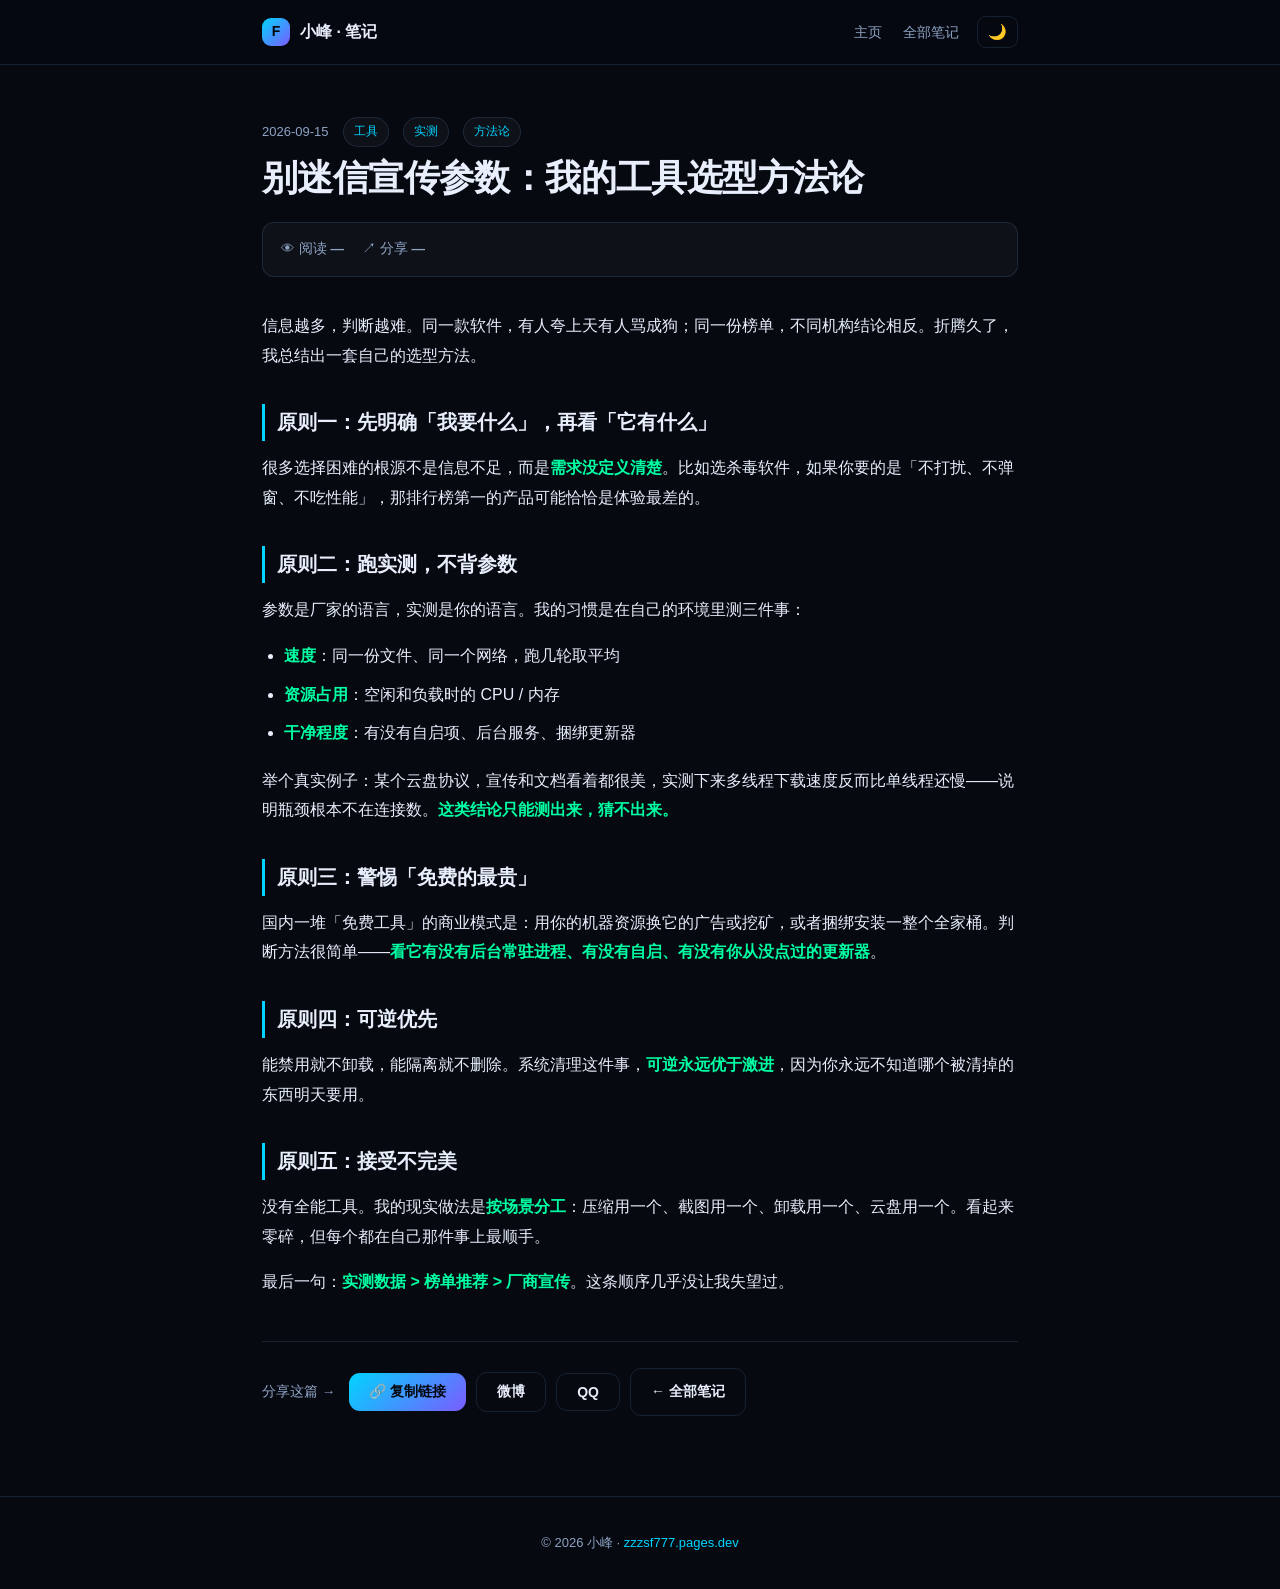
<file: blog/my-tool-selection-method.html>
<!doctype html>
<html lang="zh-CN">
<head>
<meta charset="utf-8">
<meta name="viewport" content="width=device-width, initial-scale=1">
<title>别迷信宣传参数：我的工具选型方法论 · 小峰</title>
<meta name="description" content="杀软排名、网盘速度、截图软件占用……网上说法差异极大。我现在的做法是：自己跑一组 A/B，让数据说话。">
<link rel="icon" href="data:image/svg+xml,<svg xmlns='http://www.w3.org/2000/svg' viewBox='0 0 100 100'><defs><linearGradient id='g' x1='0' y1='0' x2='1' y2='1'><stop offset='0' stop-color='%2300d4ff'/><stop offset='1' stop-color='%237b5cff'/></linearGradient></defs><rect width='100' height='100' rx='22' fill='url(%23g)'/><text x='50' y='73' font-size='64' font-family='Arial,sans-serif' font-weight='bold' text-anchor='middle' fill='%230a0e1a'>F</text></svg>">
<link rel="stylesheet" href="style.css">
</head>
<body>
<header class="top"><div class="wrap">
  <a class="brand" href="/"><span class="mark">F</span><span>小峰 · 笔记</span></a>
  <nav>
    <a href="/">主页</a>
    <a href="/blog/">全部笔记</a>
    <button class="theme-toggle" id="themeToggle" aria-label="切换主题">🌙</button>
  </nav>
</div></header>
<main><div class="wrap">
  <div class="meta"><span>2026-09-15</span><span class="tag">工具</span><span class="tag">实测</span><span class="tag">方法论</span></div>
  <h1>别迷信宣传参数：我的工具选型方法论</h1>
  <div class="stats">
    <span>👁 阅读 <b data-count-key="read-my-tool-selection-method">—</b></span>
    <span>↗ 分享 <b data-count-key="share-my-tool-selection-method">—</b></span>
  </div>

<p>信息越多，判断越难。同一款软件，有人夸上天有人骂成狗；同一份榜单，不同机构结论相反。折腾久了，我总结出一套自己的选型方法。</p>
<h2>原则一：先明确「我要什么」，再看「它有什么」</h2>
<p>很多选择困难的根源不是信息不足，而是<strong>需求没定义清楚</strong>。比如选杀毒软件，如果你要的是「不打扰、不弹窗、不吃性能」，那排行榜第一的产品可能恰恰是体验最差的。</p>
<h2>原则二：跑实测，不背参数</h2>
<p>参数是厂家的语言，实测是你的语言。我的习惯是在自己的环境里测三件事：</p>
<ul>
<li><strong>速度</strong>：同一份文件、同一个网络，跑几轮取平均</li>
<li><strong>资源占用</strong>：空闲和负载时的 CPU / 内存</li>
<li><strong>干净程度</strong>：有没有自启项、后台服务、捆绑更新器</li>
</ul>
<p>举个真实例子：某个云盘协议，宣传和文档看着都很美，实测下来多线程下载速度反而比单线程还慢——说明瓶颈根本不在连接数。<strong>这类结论只能测出来，猜不出来。</strong></p>
<h2>原则三：警惕「免费的最贵」</h2>
<p>国内一堆「免费工具」的商业模式是：用你的机器资源换它的广告或挖矿，或者捆绑安装一整个全家桶。判断方法很简单——<strong>看它有没有后台常驻进程、有没有自启、有没有你从没点过的更新器</strong>。</p>
<h2>原则四：可逆优先</h2>
<p>能禁用就不卸载，能隔离就不删除。系统清理这件事，<strong>可逆永远优于激进</strong>，因为你永远不知道哪个被清掉的东西明天要用。</p>
<h2>原则五：接受不完美</h2>
<p>没有全能工具。我的现实做法是<strong>按场景分工</strong>：压缩用一个、截图用一个、卸载用一个、云盘用一个。看起来零碎，但每个都在自己那件事上最顺手。</p>
<p>最后一句：<strong>实测数据 > 榜单推荐 > 厂商宣传</strong>。这条顺序几乎没让我失望过。</p>

  <div class="share-row">
    <span>分享这篇 →</span>
    <button class="btn" data-share="copy">🔗 复制链接</button>
    <button class="btn ghost" data-share="weibo">微博</button>
    <button class="btn ghost" data-share="qq">QQ</button>
    <a class="btn ghost" href="/blog/">← 全部笔记</a>
  </div>
</div></main>
<footer><div class="wrap">© <span id="yr"></span> 小峰 · <a href="/">zzzsf777.pages.dev</a></div></footer>
<script>(function(){
  var s = localStorage.getItem('site-theme');
  if(s === 'light') document.body.classList.add('light');
  var b = document.getElementById('themeToggle');
  if(b){
    b.textContent = document.body.classList.contains('light') ? '☀️' : '🌙';
    b.addEventListener('click', function(){
      var l = document.body.classList.toggle('light');
      b.textContent = l ? '☀️' : '🌙';
      localStorage.setItem('site-theme', l ? 'light' : 'dark');
    });
  }
})();
document.getElementById('yr').textContent = new Date().getFullYear();</script>
<script>(function(){
  var NS = 'zzzsf777';
  function bump(key, cb){
    fetch('https://abacus.jasoncameron.dev/hit/' + NS + '/' + key)
      .then(function(r){ return r.json(); })
      .then(function(d){ if(cb) cb(d.value); })
      .catch(function(){ if(cb) cb(null); });
  }
  function read(key, cb){
    fetch('https://abacus.jasoncameron.dev/get/' + NS + '/' + key)
      .then(function(r){ return r.json(); })
      .then(function(d){ if(cb) cb(d.value); })
      .catch(function(){ if(cb) cb(null); });
  }
  window.__counter = {bump:bump, read:read};
  // 自动填充 [data-count-key] 元素的只读数字
  document.querySelectorAll('[data-count-key]').forEach(function(el){
    read(el.dataset.countKey, function(v){ el.textContent = (v === null ? '—' : v); });
  });
})();</script>
<script>
(function(){
  var slug = 'my-tool-selection-method';
  var url = location.href;
  document.querySelectorAll('[data-share]').forEach(function(b){
    b.addEventListener('click', function(){
      var k = b.dataset.share;
      if(window.__counter) window.__counter.bump('share-' + slug);
      if(k === 'copy'){
        navigator.clipboard.writeText(url).then(function(){
          var t = b.textContent; b.textContent = '✓ 已复制';
          setTimeout(function(){ b.textContent = t; }, 1600);
        }).catch(function(){ prompt('复制链接：', url); });
      } else if(k === 'weibo'){
        open('https://service.weibo.com/share/share.php?url=' + encodeURIComponent(url) + '&title=' + encodeURIComponent(document.title), '_blank');
      } else if(k === 'qq'){
        open('https://connect.qq.com/widget/shareqq/index.html?url=' + encodeURIComponent(url) + '&title=' + encodeURIComponent(document.title), '_blank');
      }
    });
  });
  // 记录一次阅读
  if(window.__counter) window.__counter.bump('read-' + slug);
})();
</script>
</body>
</html>
</file>
<file: blog/style.css>
*{margin:0;padding:0;box-sizing:border-box}
:root{
  --bg:#060910;--card:rgba(255,255,255,.035);--brd:rgba(120,180,255,.14);
  --txt:#e8eefc;--dim:#8ea3c4;--c1:#00d4ff;--c2:#7b5cff;--c3:#00ffa3;
}
body.light{
  --bg:#f4f7fc;--card:rgba(10,40,80,.035);--brd:rgba(20,90,180,.16);
  --txt:#0b1523;--dim:#5b6b83;--c1:#0a7fd4;--c2:#5b3fd6;--c3:#00a878;
}
body{
  background:var(--bg);color:var(--txt);min-height:100vh;
  font-family:-apple-system,BlinkMacSystemFont,"Segoe UI","Microsoft YaHei","PingFang SC",sans-serif;
  line-height:1.85;
}
a{color:var(--c1);text-decoration:none}
a:hover{text-decoration:underline}
.wrap{max-width:800px;margin:0 auto;padding:0 22px}
header.top{border-bottom:1px solid var(--brd);padding:16px 0;position:sticky;top:0;
  background:color-mix(in srgb,var(--bg) 88%,transparent);backdrop-filter:blur(12px);z-index:10}
.top .wrap{display:flex;align-items:center;justify-content:space-between}
.brand{display:flex;align-items:center;gap:10px;font-weight:700;color:var(--txt)}
.brand .mark{width:28px;height:28px;border-radius:9px;display:grid;place-items:center;font-size:14px;
  font-weight:900;color:#04070d;background:linear-gradient(135deg,var(--c1),var(--c2))}
.top nav a{color:var(--dim);font-size:14px;margin-left:16px}
.top nav a:hover{color:var(--c1)}
main{padding:52px 0 80px}
h1{font-size:clamp(26px,4.4vw,36px);line-height:1.3;letter-spacing:-.6px;margin-bottom:14px}
h2{font-size:20px;margin:34px 0 12px;padding-left:12px;border-left:3px solid var(--c1)}
p{margin-bottom:16px;color:var(--txt)}
ul{margin:0 0 18px 22px}
li{margin-bottom:9px;color:var(--txt)}
strong{color:var(--c3)}
em{color:var(--c1);font-style:normal}
.meta{display:flex;flex-wrap:wrap;gap:14px;align-items:center;color:var(--dim);font-size:13px;margin-bottom:8px}
.tag{font-size:12px;color:var(--c1);border:1px solid var(--brd);background:var(--card);
  padding:3px 10px;border-radius:999px;font-family:ui-monospace,monospace}
.stats{display:flex;gap:18px;margin:20px 0 34px;padding:14px 18px;border:1px solid var(--brd);
  border-radius:12px;background:var(--card);font-size:13.5px;color:var(--dim);flex-wrap:wrap}
.stat b{color:var(--c1);font-weight:700;font-family:ui-monospace,monospace}
.card{background:var(--card);border:1px solid var(--brd);border-radius:14px;padding:24px;
  margin-bottom:18px;transition:.28s}
.card:hover{border-color:var(--c1);transform:translateY(-3px)}
.card h3{font-size:19px;margin-bottom:8px}
.card h3 a{color:var(--txt)}
.card h3 a:hover{color:var(--c1);text-decoration:none}
.card .ex{color:var(--dim);font-size:14.5px}
.cardfoot{margin-top:14px;display:flex;gap:14px;flex-wrap:wrap;font-size:12.5px;color:var(--dim);
  font-family:ui-monospace,monospace}
.btn{display:inline-block;padding:10px 20px;border-radius:11px;font-size:14px;font-weight:600;
  background:linear-gradient(135deg,var(--c1),var(--c2));color:#04070d;border:none;cursor:pointer;
  font-family:inherit;transition:.25s}
.btn:hover{transform:translateY(-2px);text-decoration:none}
.btn.ghost{background:none;border:1px solid var(--brd);color:var(--txt)}
.btn.ghost:hover{border-color:var(--c1);color:var(--c1)}
.share-row{margin-top:44px;padding-top:26px;border-top:1px solid var(--brd);display:flex;gap:10px;
  align-items:center;flex-wrap:wrap}
.share-row span{color:var(--dim);font-size:13.5px;margin-right:4px}
footer{border-top:1px solid var(--brd);padding:34px 0;text-align:center;color:var(--dim);font-size:13px}
.theme-toggle{background:none;border:1px solid var(--brd);border-radius:9px;padding:6px 10px;
  font-size:15px;cursor:pointer;color:var(--txt);margin-left:14px}
</file>
